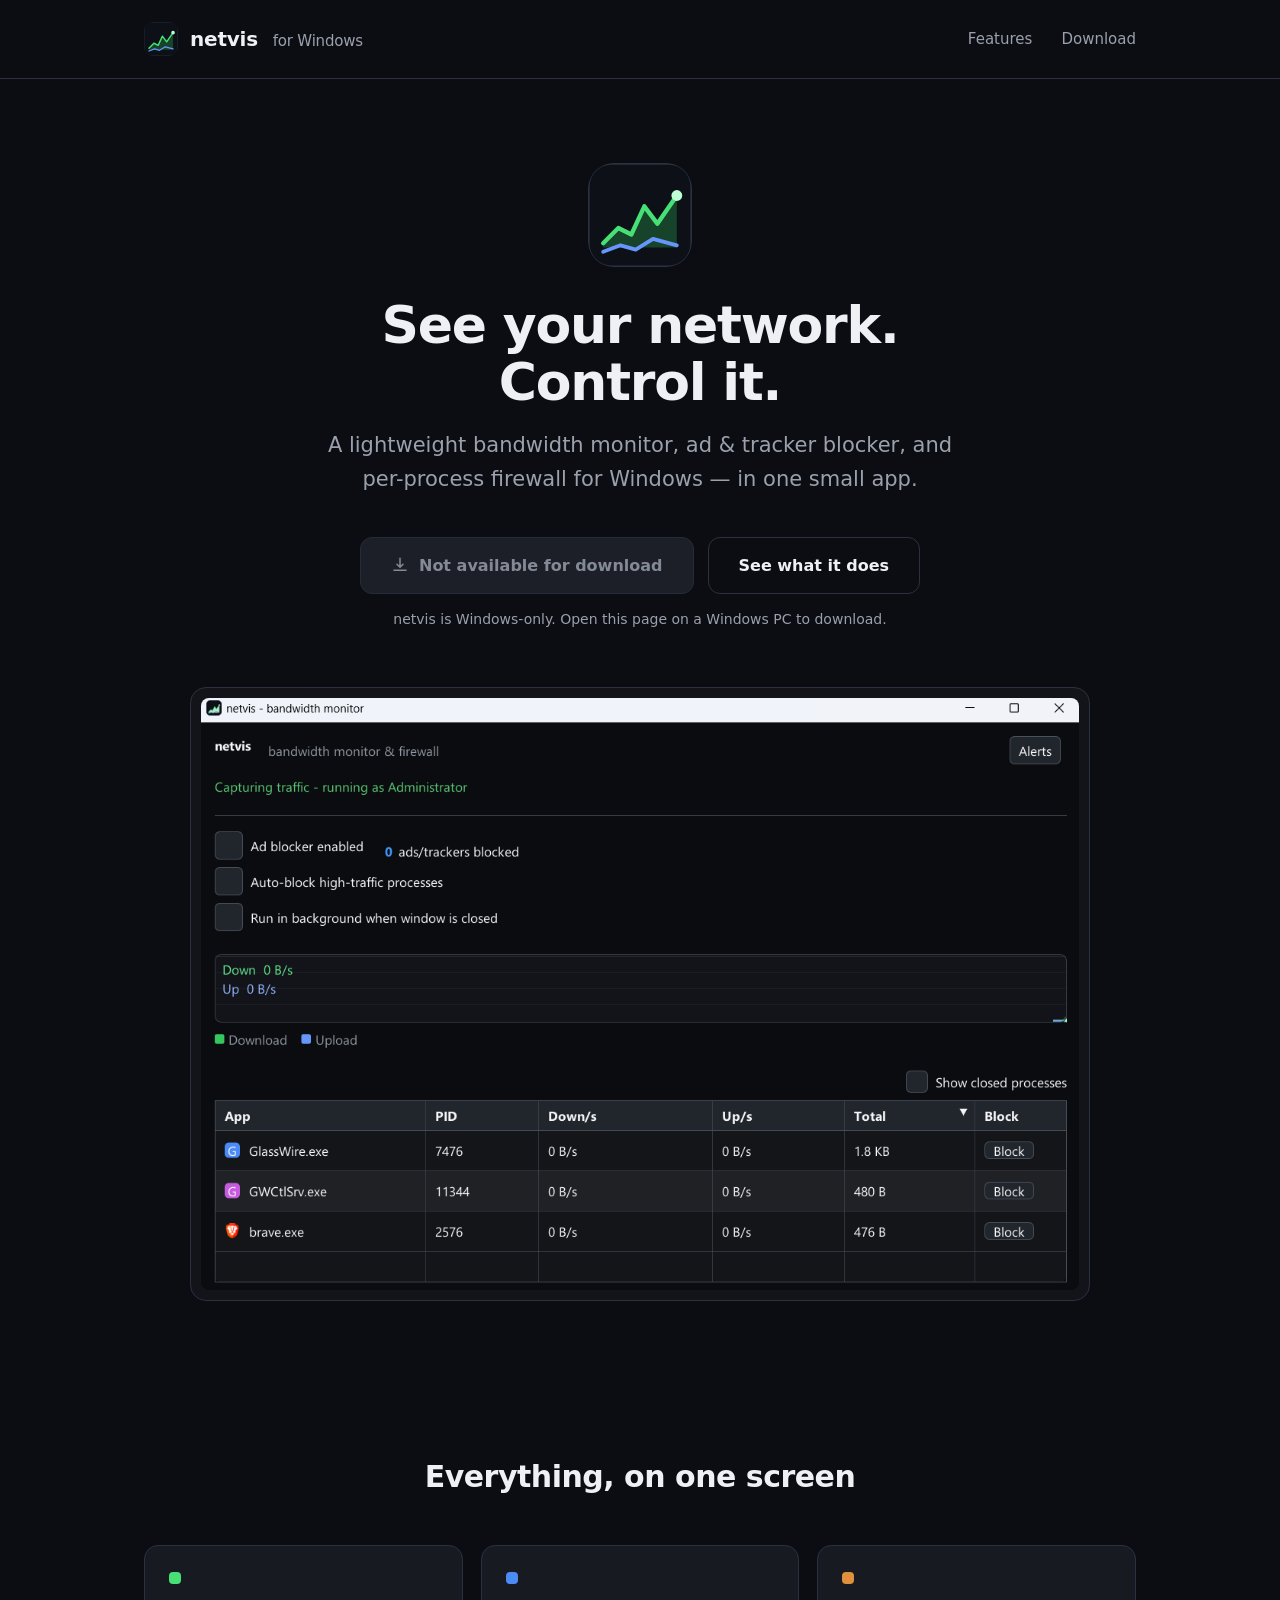
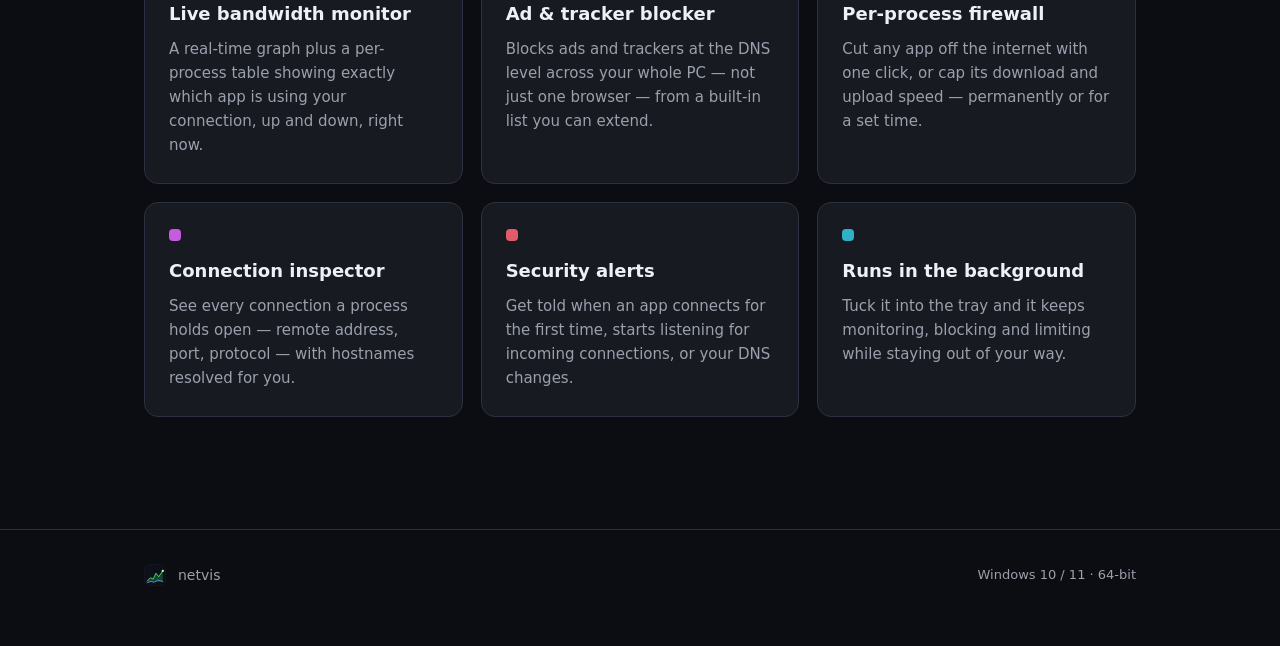
<file: website/index.html>
<!DOCTYPE html>
<html lang="en">
<head>
<meta charset="UTF-8">
<meta name="viewport" content="width=device-width, initial-scale=1.0">
<title>netvis — bandwidth monitor & firewall for Windows</title>
<meta name="description" content="netvis is a lightweight Windows bandwidth monitor, ad/tracker blocker, and per-process firewall.">
<link rel="stylesheet" href="style.css">
<link rel="icon" href="../netvis.ico">
</head>
<body>

<!-- The netvis logo, inline so the page has no image dependency -->
<svg width="0" height="0" style="position:absolute" aria-hidden="true">
  <symbol id="netvis-logo" viewBox="0 0 96 96">
    <rect x="0" y="0" width="96" height="96" rx="22" fill="#0d1017"/>
    <rect x="0.75" y="0.75" width="94.5" height="94.5" rx="21" fill="none" stroke="#2b3140" stroke-width="1.5"/>
    <path d="M14 74 L28 60 L40 66 L52 40 L64 56 L82 30 L82 78 L14 78 Z" fill="#35c75f" fill-opacity="0.28"/>
    <path d="M14 74 L28 60 L40 66 L52 40 L64 56 L82 30" fill="none" stroke="#46e076" stroke-width="4" stroke-linejoin="round" stroke-linecap="round"/>
    <path d="M14 82 L30 76 L44 80 L60 70 L82 76" fill="none" stroke="#6696fa" stroke-width="3.5" stroke-linejoin="round" stroke-linecap="round"/>
    <circle cx="82" cy="30" r="5" fill="#beffd6"/>
  </symbol>
</svg>

<header class="nav">
  <div class="wrap" style="display:flex;align-items:center;gap:12px;width:100%;padding:0 24px;">
    <svg class="logo" aria-hidden="true"><use href="#netvis-logo"/></svg>
    <div class="brand">netvis <span>for Windows</span></div>
    <div class="spacer"></div>
    <nav class="links">
      <a href="#features">Features</a>
      <a href="#download">Download</a>
    </nav>
  </div>
</header>

<main class="wrap">

  <section class="hero" id="download">
    <svg class="icon" aria-label="netvis logo"><use href="#netvis-logo"/></svg>
    <h1>See your network.<br>Control it.</h1>
    <p class="tag">A lightweight bandwidth monitor, ad &amp; tracker blocker, and per-process
       firewall for Windows — in one small app.</p>

    <div class="cta">
      <a id="downloadBtn" class="btn btn-primary" href="downloads/netvis.exe" download>
        <svg width="18" height="18" viewBox="0 0 24 24" fill="none" aria-hidden="true">
          <path d="M12 3v12m0 0l-4-4m4 4l4-4M4 19h16" stroke="currentColor" stroke-width="2" stroke-linecap="round" stroke-linejoin="round"/>
        </svg>
        <span id="downloadLabel">Download for Windows</span>
      </a>
      <a class="btn btn-ghost" href="#features">See what it does</a>
    </div>
    <div class="dl-note" id="dlNote">Free · Windows 10 &amp; 11 · requires Administrator</div>

    <div class="shot">
      <!-- Drop a real screenshot here as screenshot.png to replace the placeholder -->
      <div class="placeholder" id="shot"><img src="./screenshot.png"/></div>
    </div>
  </section>

  <section class="features" id="features">
    <h2>Everything, on one screen</h2>
    <div class="grid">
      <div class="card">
        <div class="dot" style="background:#46e076"></div>
        <h3>Live bandwidth monitor</h3>
        <p>A real-time graph plus a per-process table showing exactly which app is using
           your connection, up and down, right now.</p>
      </div>
      <div class="card">
        <div class="dot" style="background:#4c8bf5"></div>
        <h3>Ad &amp; tracker blocker</h3>
        <p>Blocks ads and trackers at the DNS level across your whole PC — not just one
           browser — from a built-in list you can extend.</p>
      </div>
      <div class="card">
        <div class="dot" style="background:#e08f3a"></div>
        <h3>Per-process firewall</h3>
        <p>Cut any app off the internet with one click, or cap its download and upload
           speed — permanently or for a set time.</p>
      </div>
      <div class="card">
        <div class="dot" style="background:#c75be0"></div>
        <h3>Connection inspector</h3>
        <p>See every connection a process holds open — remote address, port, protocol —
           with hostnames resolved for you.</p>
      </div>
      <div class="card">
        <div class="dot" style="background:#e05b6b"></div>
        <h3>Security alerts</h3>
        <p>Get told when an app connects for the first time, starts listening for
           incoming connections, or your DNS changes.</p>
      </div>
      <div class="card">
        <div class="dot" style="background:#2fb2c7"></div>
        <h3>Runs in the background</h3>
        <p>Tuck it into the tray and it keeps monitoring, blocking and limiting while
           staying out of your way.</p>
      </div>
    </div>
  </section>

</main>

<footer class="foot">
  <div class="wrap" style="display:flex;align-items:center;gap:12px;width:100%;padding:0 24px;flex-wrap:wrap;">
    <svg class="logo" style="width:22px;height:22px;border-radius:6px" aria-hidden="true"><use href="#netvis-logo"/></svg>
    <span>netvis</span>
    <span class="spacer"></span>
    <span class="req">Windows 10 / 11 · 64-bit</span>
  </div>
</footer>

<script>
  // Only offer the download to Windows visitors; on anything else the
  // button is disabled and the label/note explain why.
  (function () {
    var ua = navigator.userAgent || "";
    var uaData = navigator.userAgentData;
    var isWindows = uaData
      ? uaData.platform === "Windows"
      : /Windows|Win32|Win64|WOW64/i.test(ua);

    if (!isWindows) {
      var btn = document.getElementById("downloadBtn");
      btn.classList.add("disabled");
      btn.removeAttribute("href");
      btn.removeAttribute("download");
      btn.setAttribute("aria-disabled", "true");
      btn.addEventListener("click", function (e) { e.preventDefault(); });
      document.getElementById("downloadLabel").textContent = "Not available for download";
      document.getElementById("dlNote").textContent = "netvis is Windows-only. Open this page on a Windows PC to download.";
    }
  })();
</script>

</body>
</html>
</file>
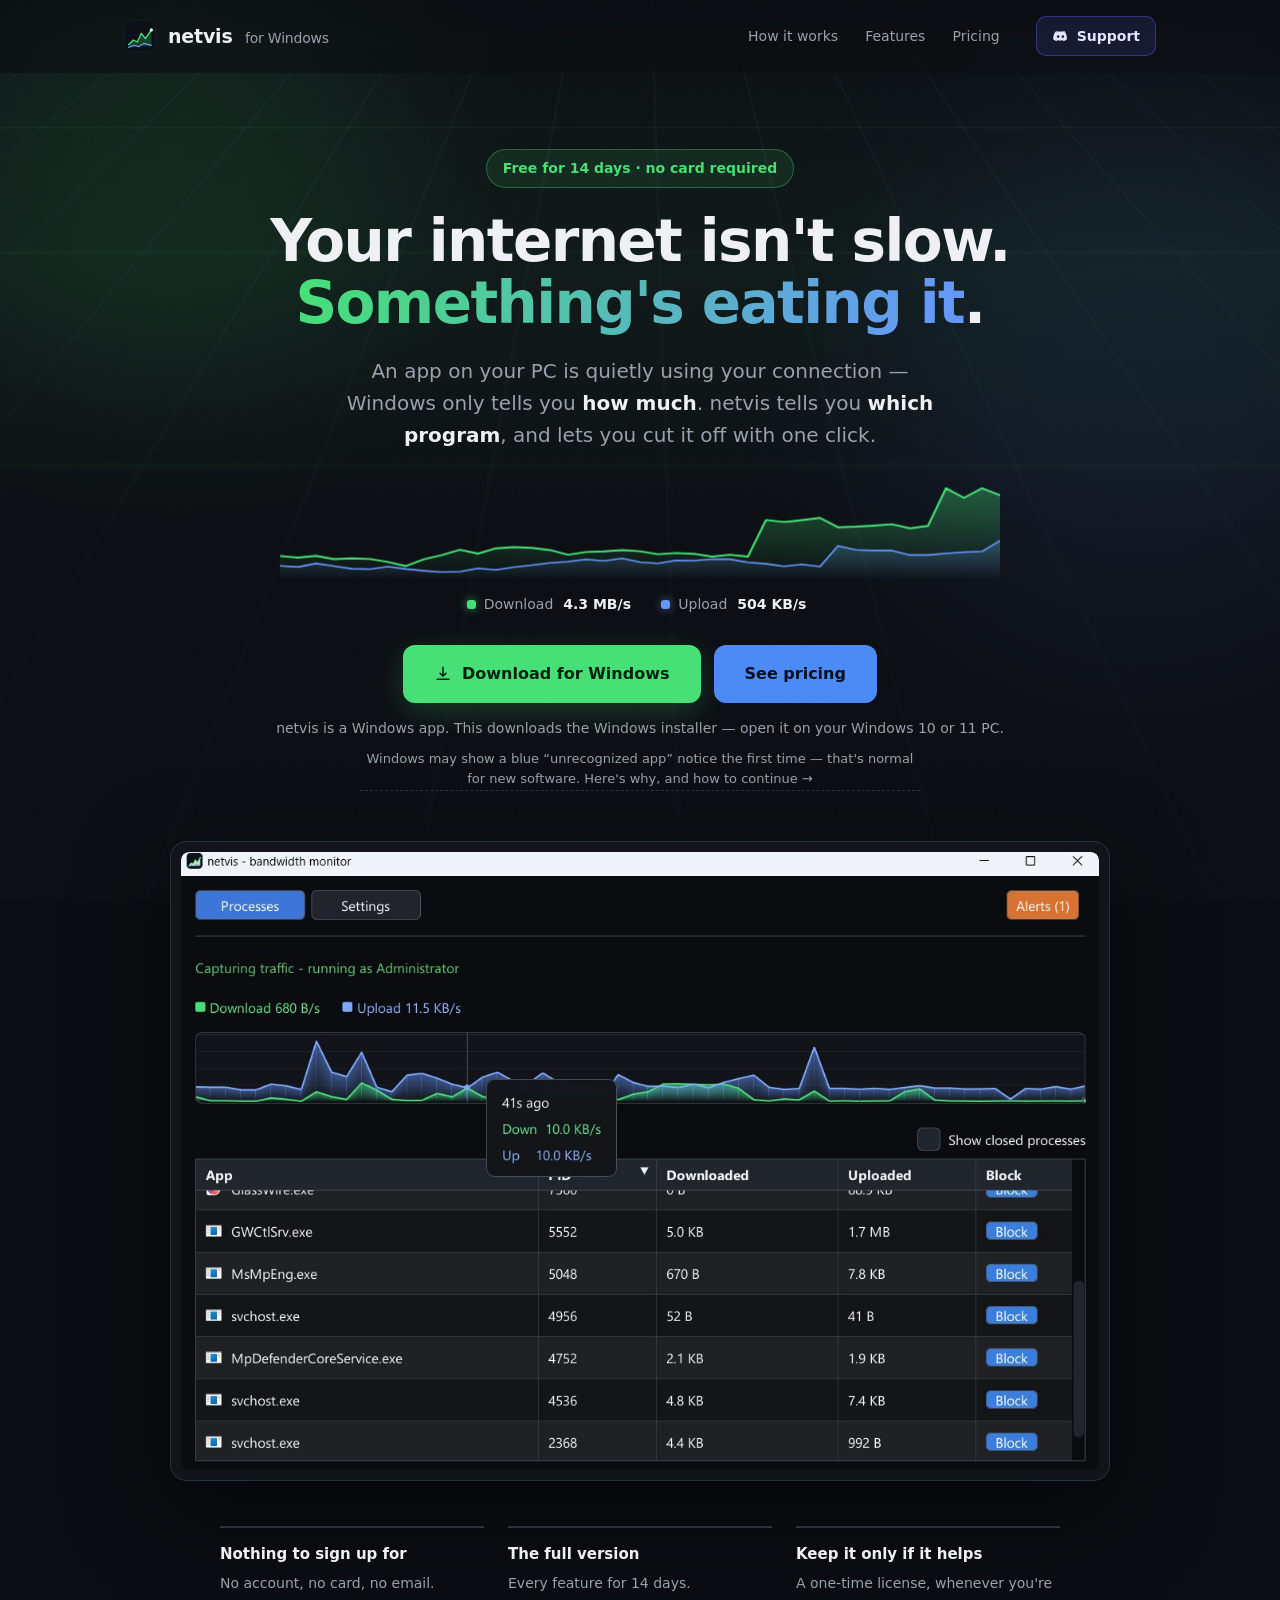
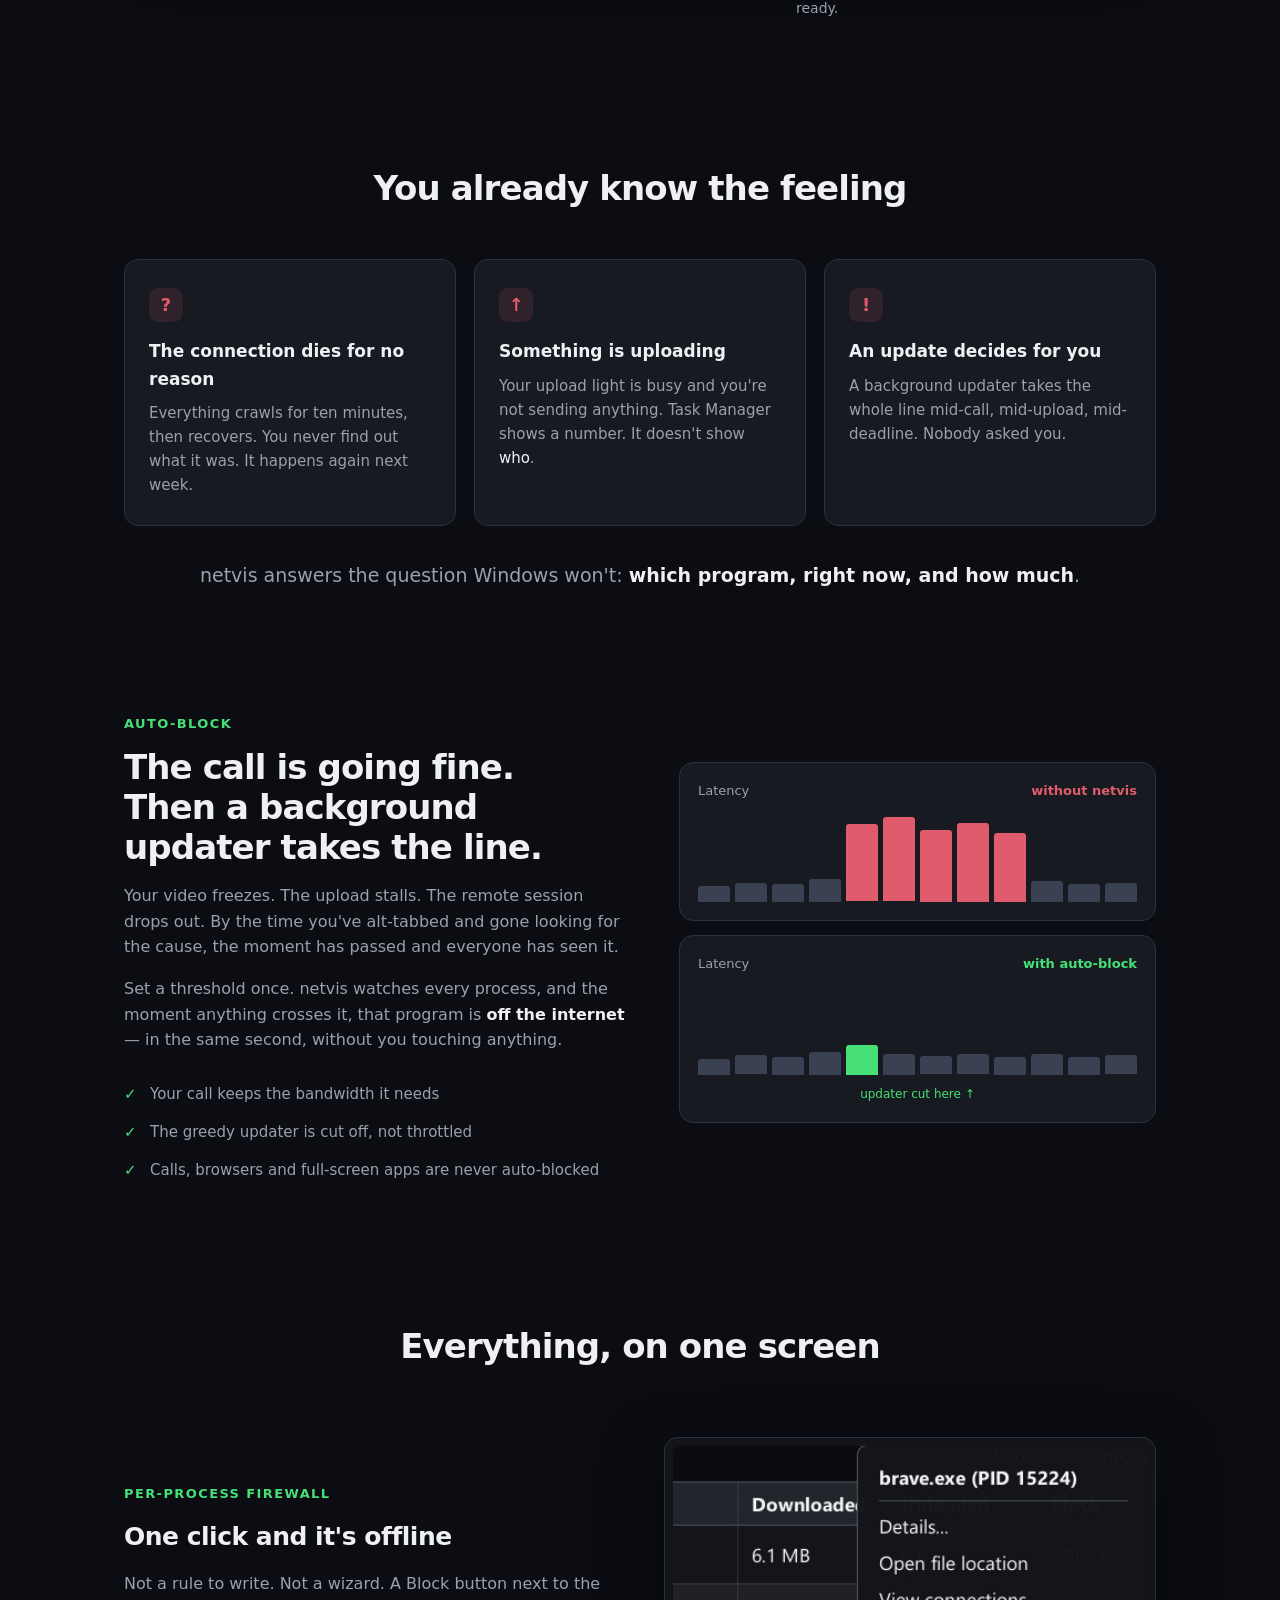
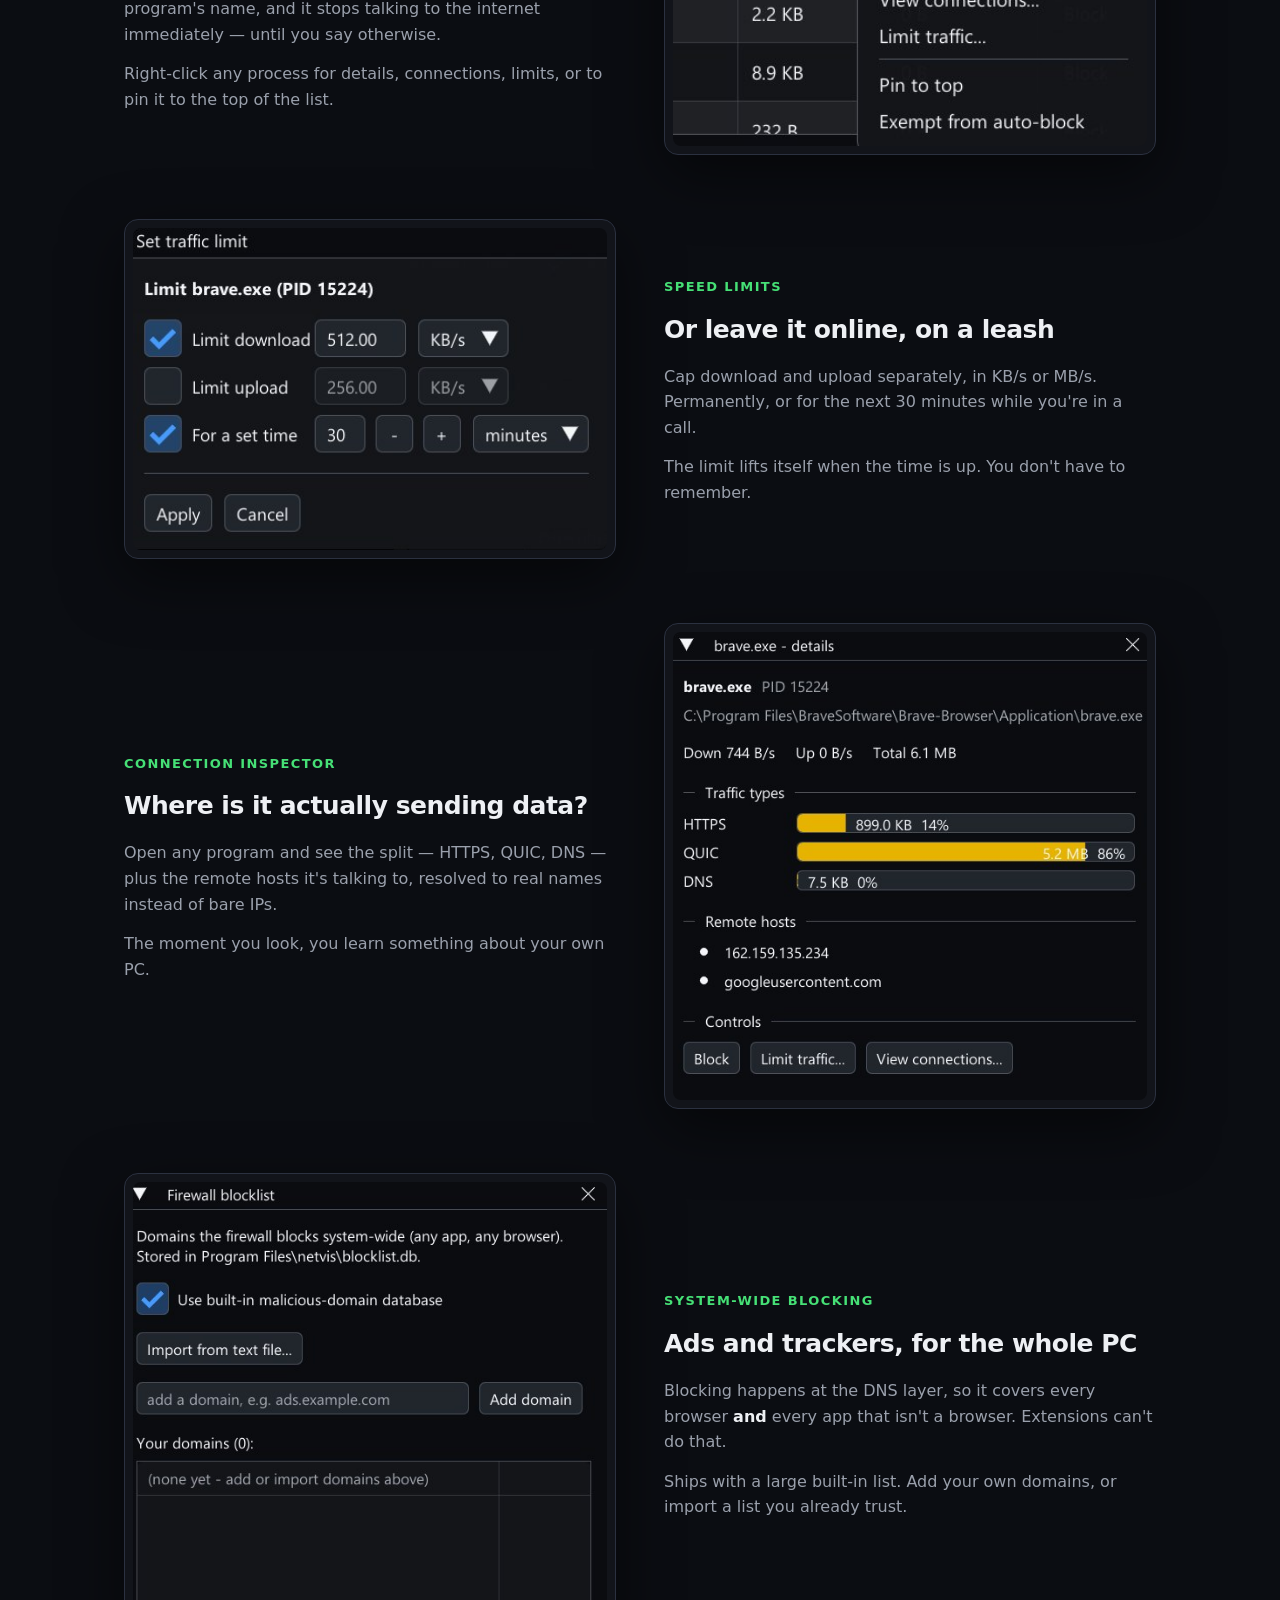
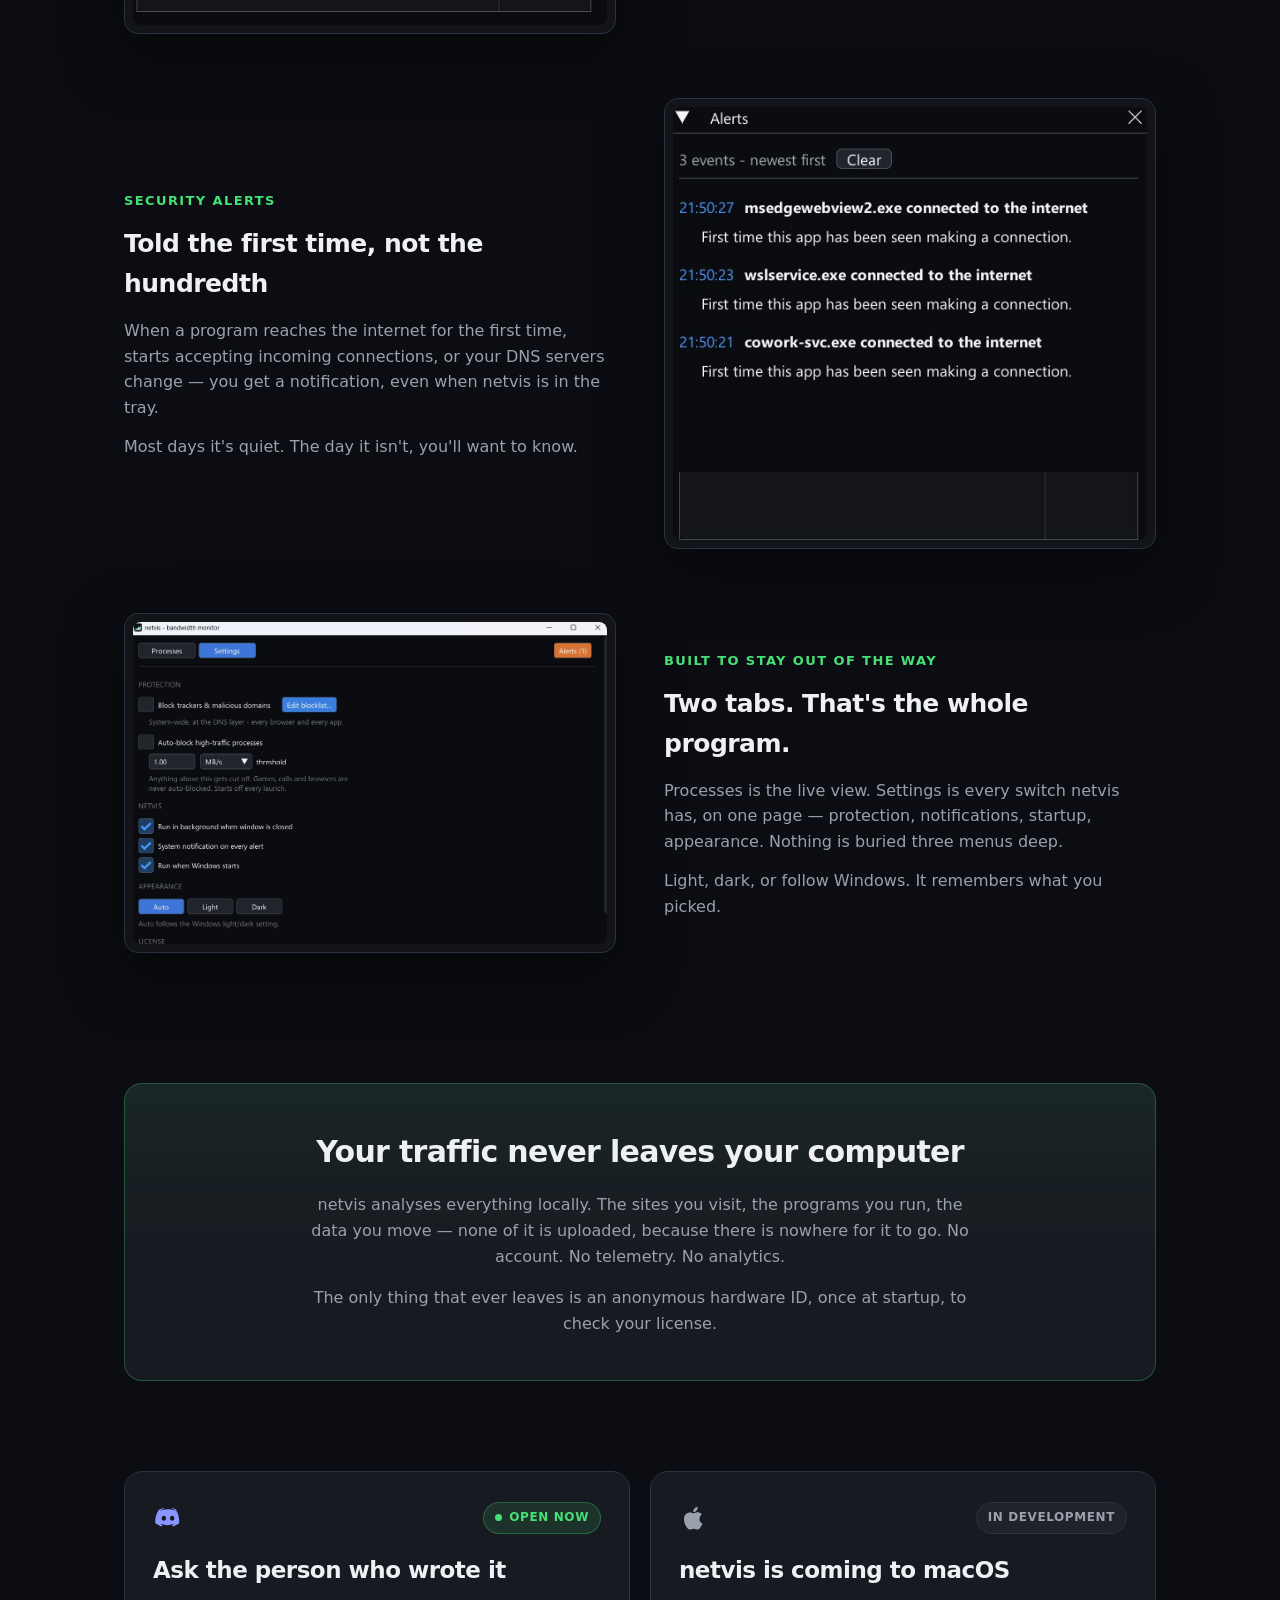
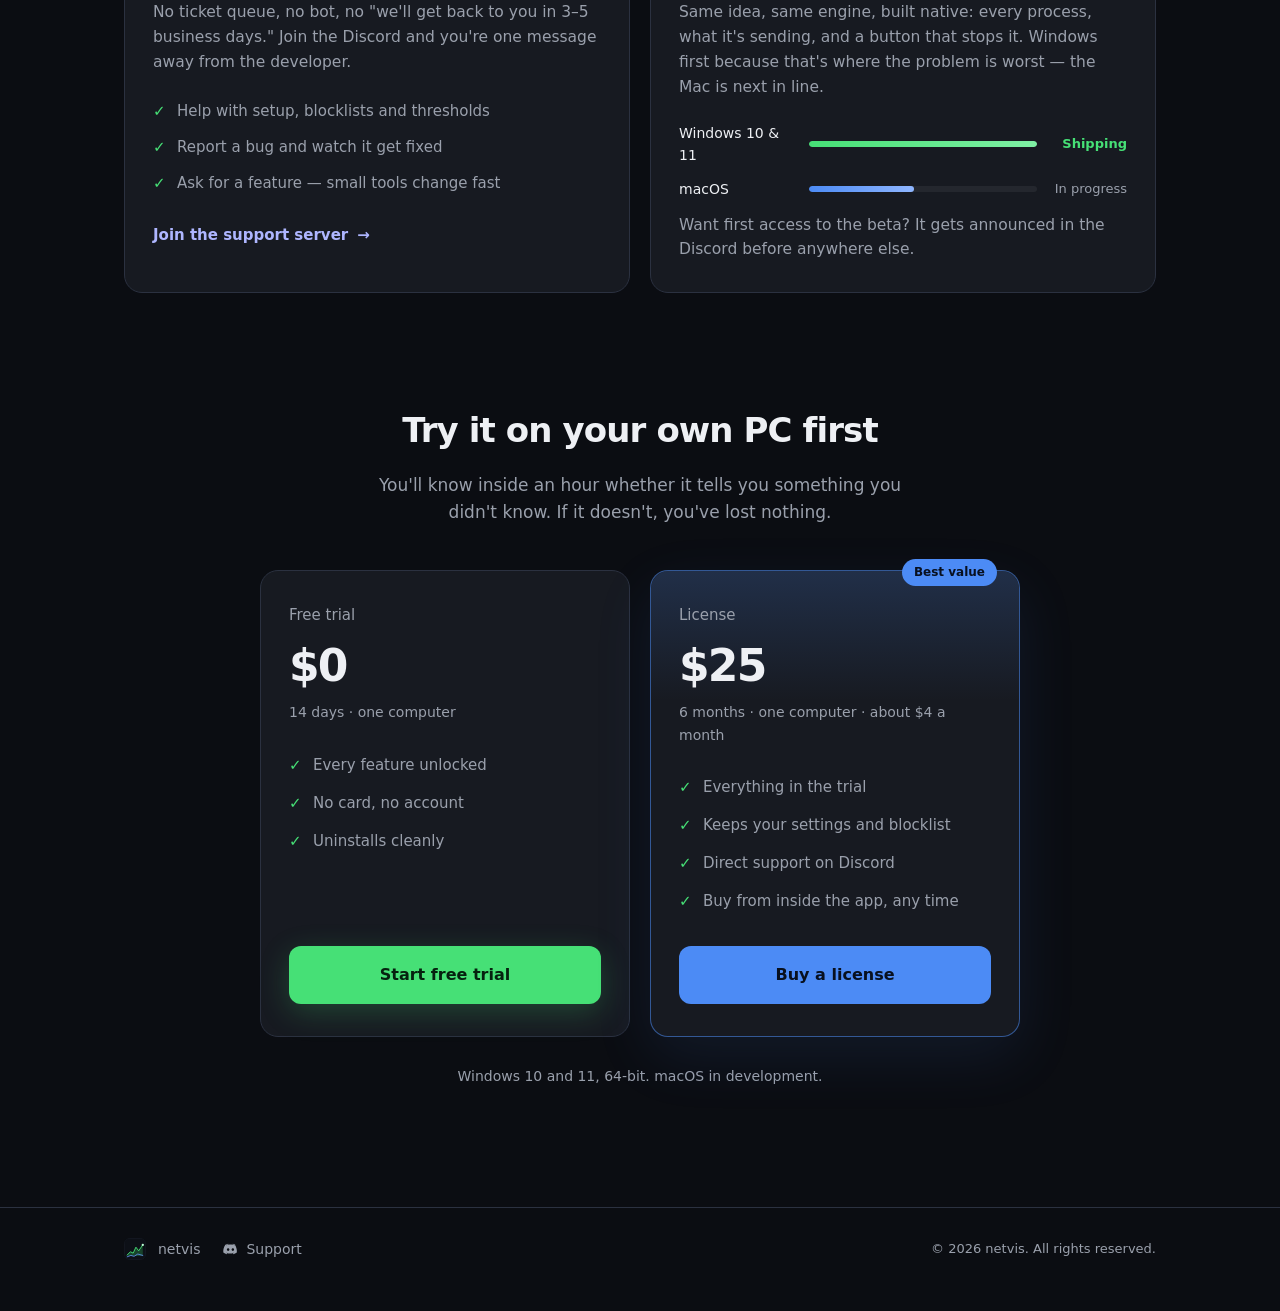
<file: licensing/website/index.html>
<!DOCTYPE html>
<html lang="en">
<head>
<meta charset="UTF-8">
<meta name="viewport" content="width=device-width, initial-scale=1.0">
<title>netvis — why is your internet slow? See what's eating your bandwidth</title>
<meta name="description" content="Your internet isn't slow — an app on your PC is eating your bandwidth. netvis shows you which one and cuts it off in one click. Free for 14 days, no card, no account.">
<link rel="stylesheet" href="style.css">
<link rel="icon" href="netvis.ico">
</head>
<body>

<svg class="defs" aria-hidden="true">
  <symbol id="netvis-logo" viewBox="0 0 96 96">
    <rect x="0" y="0" width="96" height="96" rx="22" fill="#0d1017"/>
    <rect x="0.75" y="0.75" width="94.5" height="94.5" rx="21" fill="none" stroke="#2b3140" stroke-width="1.5"/>
    <path d="M14 74 L28 60 L40 66 L52 40 L64 56 L82 30 L82 78 L14 78 Z" fill="#35c75f" fill-opacity="0.28"/>
    <path d="M14 74 L28 60 L40 66 L52 40 L64 56 L82 30" fill="none" stroke="#46e076" stroke-width="4" stroke-linejoin="round" stroke-linecap="round"/>
    <path d="M14 82 L30 76 L44 80 L60 70 L82 76" fill="none" stroke="#6696fa" stroke-width="3.5" stroke-linejoin="round" stroke-linecap="round"/>
    <circle cx="82" cy="30" r="5" fill="#beffd6"/>
  </symbol>
  <symbol id="ico-discord" viewBox="0 0 24 24">
    <path fill="currentColor" d="M19.27 5.33A16.3 16.3 0 0 0 15.23 4l-.24.47a12.6 12.6 0 0 1 3.6 1.78A13.6 13.6 0 0 0 12 5.06a13.6 13.6 0 0 0-6.6 1.19 12.6 12.6 0 0 1 3.6-1.78L8.77 4a16.3 16.3 0 0 0-4.04 1.33C2.2 9.06 1.52 12.7 1.86 16.28A16.4 16.4 0 0 0 6.85 18.8l.8-1.1a10.6 10.6 0 0 1-1.7-.82l.42-.32a11.7 11.7 0 0 0 10.06 0l.42.32a10.6 10.6 0 0 1-1.7.82l.8 1.1a16.4 16.4 0 0 0 4.99-2.52c.4-4.15-.68-7.75-2.67-10.95ZM8.68 14.15c-.97 0-1.77-.89-1.77-1.98s.78-1.99 1.77-1.99c1 0 1.79.9 1.77 1.99 0 1.09-.78 1.98-1.77 1.98Zm6.64 0c-.97 0-1.77-.89-1.77-1.98s.78-1.99 1.77-1.99c1 0 1.79.9 1.77 1.99 0 1.09-.77 1.98-1.77 1.98Z"/>
  </symbol>
  <symbol id="ico-apple" viewBox="0 0 24 24">
    <path fill="currentColor" d="M16.36 12.72c-.02-2.3 1.88-3.4 1.96-3.46-1.07-1.56-2.73-1.78-3.32-1.8-1.41-.15-2.76.83-3.48.83-.72 0-1.83-.81-3-.79-1.54.02-2.97.9-3.76 2.28-1.6 2.78-.41 6.9 1.15 9.16.76 1.1 1.67 2.35 2.86 2.3 1.15-.04 1.58-.74 2.97-.74 1.39 0 1.78.74 3 .72 1.24-.02 2.02-1.13 2.78-2.24.87-1.28 1.23-2.52 1.25-2.58-.03-.01-2.4-.92-2.41-3.68ZM14.1 5.96c.63-.77 1.06-1.83.94-2.9-.91.04-2.02.61-2.67 1.37-.58.68-1.09 1.77-.95 2.81 1.02.08 2.05-.51 2.68-1.28Z"/>
  </symbol>
</svg>

<!-- A cursor layer: an aura that tracks the pointer, a ring that lags behind
     it, and small packets that trail off as you move. Built and driven from
     script - with no pointer, or with reduced motion asked for, none of it is
     ever inserted. -->
<div class="cursorfx" id="cursorfx" aria-hidden="true"></div>

<!-- Reading progress. A single transform-only element, so it costs nothing
     to animate and gives the page a sense of length. -->
<div class="progress" aria-hidden="true"><i id="progressBar"></i></div>

<!-- Animated grid + scanning beam behind the hero. Pure CSS/SVG so there's
     no library to load and nothing to block first paint. -->
<div class="backdrop" aria-hidden="true">
  <div class="grid-plane"></div>
  <div class="beam"></div>
  <div class="orb orb-a"></div>
  <div class="orb orb-b"></div>
  <div class="noise"></div>
</div>

<header class="nav" id="nav">
  <div class="wrap navrow">
    <svg class="logo" aria-hidden="true"><use href="#netvis-logo"/></svg>
    <div class="brand">netvis <span>for Windows</span></div>
    <div class="spacer"></div>
    <nav class="links">
      <a href="#how">How it works</a>
      <a href="#features">Features</a>
      <a href="#pricing">Pricing</a>
    </nav>
    <a class="nav-support" href="https://discord.gg/3KJju2mC7E" target="_blank" rel="noopener noreferrer">
      <svg class="ico" aria-hidden="true"><use href="#ico-discord"/></svg>
      <span>Support</span>
    </a>
  </div>
</header>

<main>

  <section class="hero wrap" id="download">
    <div class="badge reveal">Free for 14 days · no card required</div>
    <h1 class="reveal d1">Your internet isn't slow.<br><span class="grad">Something's eating it</span>.</h1>
    <p class="tag reveal d2">An app on your PC is quietly using your connection — Windows only tells
       you <em>how much</em>. netvis tells you <em>which program</em>, and lets you
       cut it off with one click.</p>

    <!-- A live trace rather than a static picture of one: the graph keeps
         moving the way the app's does, so the core idea is visible before
         anyone reads a word. Driven from app.js. -->
    <div class="tracewrap reveal d3" aria-hidden="true">
      <svg class="trace" id="trace" viewBox="0 0 820 120" preserveAspectRatio="none">
        <defs>
          <linearGradient id="dfill" x1="0" y1="0" x2="0" y2="1">
            <stop offset="0%" stop-color="#46e076" stop-opacity="0.34"/>
            <stop offset="100%" stop-color="#46e076" stop-opacity="0"/>
          </linearGradient>
          <linearGradient id="ufill" x1="0" y1="0" x2="0" y2="1">
            <stop offset="0%" stop-color="#6696fa" stop-opacity="0.30"/>
            <stop offset="100%" stop-color="#6696fa" stop-opacity="0"/>
          </linearGradient>
        </defs>
        <g id="traceShift">
          <path id="uArea" fill="url(#ufill)"></path>
          <path id="dArea" fill="url(#dfill)"></path>
          <path id="uLine" fill="none" stroke="#6696fa" stroke-width="2" stroke-linejoin="round"></path>
          <path id="dLine" fill="none" stroke="#46e076" stroke-width="2.4" stroke-linejoin="round"></path>
        </g>
      </svg>
      <div class="readout">
        <span class="dot dot-down"></span><span class="rd-label">Download</span>
        <b id="rdDown">0 B/s</b>
        <span class="dot dot-up"></span><span class="rd-label">Upload</span>
        <b id="rdUp">0 B/s</b>
      </div>
    </div>

    <div class="cta reveal d4">
      <a id="downloadBtn" class="btn btn-buy shine" href="downloads/netvis-setup.exe" download>
        <svg width="18" height="18" viewBox="0 0 24 24" fill="none" aria-hidden="true">
          <path d="M12 3v12m0 0l-4-4m4 4l4-4M4 19h16" stroke="currentColor" stroke-width="2" stroke-linecap="round" stroke-linejoin="round"/>
        </svg>
        <span id="downloadLabel">Start free trial</span>
      </a>
      <a class="btn btn-primary" href="#pricing">See pricing</a>
    </div>
    <div class="dl-note" id="dlNote">Windows 10 &amp; 11 · 64-bit · installs in under a minute</div>
    <a class="dl-safenote" href="smartscreen.html">Windows may show a blue “unrecognized app” notice the first time — that's normal for new software. Here's why, and how to continue →</a>

    <div class="shot hero-shot reveal d5" id="heroShot">
      <div class="shot-inner"><img src="shots/main.jpg" alt="netvis showing live bandwidth per process, with a Block button on every row" loading="eager"></div>
    </div>

    <div class="trial-strip">
      <div class="reveal"><strong>Nothing to sign up for</strong><span>No account, no card, no email.</span></div>
      <div class="reveal d1"><strong>The full version</strong><span>Every feature for 14 days.</span></div>
      <div class="reveal d2"><strong>Keep it only if it helps</strong><span>A one-time license, whenever you're ready.</span></div>
    </div>
  </section>

  <!-- Problem first, product second. Someone who doesn't recognise the
       problem has no reason to care about the solution. -->
  <section class="pain wrap" id="how">
    <h2 class="reveal">You already know the feeling</h2>
    <div class="pain-grid spot">
      <div class="pain-card reveal">
        <div class="pain-icon">?</div>
        <h3>The connection dies for no reason</h3>
        <p>Everything crawls for ten minutes, then recovers. You never find out
           what it was. It happens again next week.</p>
      </div>
      <div class="pain-card reveal d1">
        <div class="pain-icon">↑</div>
        <h3>Something is uploading</h3>
        <p>Your upload light is busy and you're not sending anything. Task Manager
           shows a number. It doesn't show <em>who</em>.</p>
      </div>
      <div class="pain-card reveal d2">
        <div class="pain-icon">!</div>
        <h3>An update decides for you</h3>
        <p>A background updater takes the whole line mid-call, mid-upload,
           mid-deadline. Nobody asked you.</p>
      </div>
    </div>
    <p class="pain-note reveal">netvis answers the question Windows won't:
       <strong>which program, right now, and how much</strong>.</p>
  </section>

  <!-- The concrete scenario. Abstract features don't sell; a call that broke
       up in front of a client does. -->
  <section class="latency" id="latency">
    <div class="wrap latency-inner">
      <div class="latency-copy reveal reveal-l">
        <div class="eyebrow">Auto-block</div>
        <h2>The call is going fine.<br>Then a background updater takes the line.</h2>
        <p>Your video freezes. The upload stalls. The remote session drops out.
           By the time you've alt-tabbed and gone looking for the cause, the
           moment has passed and everyone has seen it.</p>
        <p>Set a threshold once. netvis watches every process, and the moment
           anything crosses it, that program is <strong>off the internet</strong> —
           in the same second, without you touching anything.</p>
        <ul class="ticks">
          <li>Your call keeps the bandwidth it needs</li>
          <li>The greedy updater is cut off, not throttled</li>
          <li>Calls, browsers and full-screen apps are never auto-blocked</li>
        </ul>
      </div>
      <div class="latency-viz reveal reveal-r d1" aria-hidden="true">
        <div class="ping-card">
          <div class="ping-head"><span>Latency</span><span class="ping-bad">without netvis</span></div>
          <div class="bars bars-bad">
            <i class="h18"></i><i class="h22"></i><i class="h20"></i><i class="h26"></i>
            <i class="h88"></i><i class="h96"></i><i class="h82"></i><i class="h90"></i>
            <i class="h78"></i><i class="h24"></i><i class="h20"></i><i class="h22"></i>
          </div>
        </div>
        <div class="ping-card">
          <div class="ping-head"><span>Latency</span><span class="ping-good">with auto-block</span></div>
          <div class="bars bars-good">
            <i class="h18"></i><i class="h22"></i><i class="h20"></i><i class="h26"></i>
            <i class="h34"></i><i class="h24"></i><i class="h21"></i><i class="h23"></i>
            <i class="h20"></i><i class="h24"></i><i class="h20"></i><i class="h22"></i>
          </div>
          <div class="cut-label">updater cut here ↑</div>
        </div>
      </div>
    </div>
  </section>

  <!-- Each feature shown, not described. The screenshots do the arguing. -->
  <section class="features wrap" id="features">
    <h2 class="reveal">Everything, on one screen</h2>

    <div class="feature-row">
      <div class="feature-copy reveal reveal-l">
        <div class="eyebrow">Per-process firewall</div>
        <h3>One click and it's offline</h3>
        <p>Not a rule to write. Not a wizard. A Block button next to the program's
           name, and it stops talking to the internet immediately — until you say
           otherwise.</p>
        <p class="muted">Right-click any process for details, connections, limits,
           or to pin it to the top of the list.</p>
      </div>
      <div class="feature-shot reveal reveal-r"><img src="shots/context.jpg" alt="Right-click menu on a process" loading="lazy"></div>
    </div>

    <div class="feature-row reverse">
      <div class="feature-copy reveal reveal-r">
        <div class="eyebrow">Speed limits</div>
        <h3>Or leave it online, on a leash</h3>
        <p>Cap download and upload separately, in KB/s or MB/s. Permanently, or
           for the next 30 minutes while you're in a call.</p>
        <p class="muted">The limit lifts itself when the time is up. You don't have
           to remember.</p>
      </div>
      <div class="feature-shot reveal reveal-l"><img src="shots/limit.jpg" alt="Setting a traffic limit" loading="lazy"></div>
    </div>

    <div class="feature-row">
      <div class="feature-copy reveal reveal-l">
        <div class="eyebrow">Connection inspector</div>
        <h3>Where is it actually sending data?</h3>
        <p>Open any program and see the split — HTTPS, QUIC, DNS — plus the remote
           hosts it's talking to, resolved to real names instead of bare IPs.</p>
        <p class="muted">The moment you look, you learn something about your own PC.</p>
      </div>
      <div class="feature-shot reveal reveal-r"><img src="shots/details.jpg" alt="Per-process detail panel" loading="lazy"></div>
    </div>

    <div class="feature-row reverse">
      <div class="feature-copy reveal reveal-r">
        <div class="eyebrow">System-wide blocking</div>
        <h3>Ads and trackers, for the whole PC</h3>
        <p>Blocking happens at the DNS layer, so it covers every browser <em>and</em>
           every app that isn't a browser. Extensions can't do that.</p>
        <p class="muted">Ships with a large built-in list. Add your own domains, or
           import a list you already trust.</p>
      </div>
      <div class="feature-shot reveal reveal-l"><img src="shots/blocklist.jpg" alt="Firewall blocklist editor" loading="lazy"></div>
    </div>

    <div class="feature-row">
      <div class="feature-copy reveal reveal-l">
        <div class="eyebrow">Security alerts</div>
        <h3>Told the first time, not the hundredth</h3>
        <p>When a program reaches the internet for the first time, starts accepting
           incoming connections, or your DNS servers change — you get a notification,
           even when netvis is in the tray.</p>
        <p class="muted">Most days it's quiet. The day it isn't, you'll want to know.</p>
      </div>
      <div class="feature-shot reveal reveal-r"><img src="shots/alerts.jpg" alt="Security alerts feed" loading="lazy"></div>
    </div>

    <div class="feature-row reverse">
      <div class="feature-copy reveal reveal-r">
        <div class="eyebrow">Built to stay out of the way</div>
        <h3>Two tabs. That's the whole program.</h3>
        <p>Processes is the live view. Settings is every switch netvis has, on one
           page — protection, notifications, startup, appearance. Nothing is buried
           three menus deep.</p>
        <p class="muted">Light, dark, or follow Windows. It remembers what you picked.</p>
      </div>
      <div class="feature-shot reveal reveal-l"><img src="shots/settings.jpg" alt="The netvis settings tab" loading="lazy"></div>
    </div>
  </section>

  <!-- Objection handling, right before the price. -->
  <section class="privacy wrap">
    <div class="privacy-card reveal">
      <h2>Your traffic never leaves your computer</h2>
      <p>netvis analyses everything locally. The sites you visit, the programs you
         run, the data you move — none of it is uploaded, because there is nowhere
         for it to go. No account. No telemetry. No analytics.</p>
      <p class="muted">The only thing that ever leaves is an anonymous hardware ID,
         once at startup, to check your license.</p>
    </div>
  </section>

  <!-- Two reasons to believe there's a person behind this, placed right
       before the price: you can reach them, and the thing is still moving. -->
  <section class="community wrap" id="community">
    <div class="comm-grid">
      <a class="comm-card comm-discord reveal reveal-l" href="https://discord.gg/3KJju2mC7E" target="_blank" rel="noopener noreferrer">
        <div class="comm-top">
          <svg class="comm-ico" aria-hidden="true"><use href="#ico-discord"/></svg>
          <span class="comm-tag live"><i class="pulse"></i>Open now</span>
        </div>
        <h3>Ask the person who wrote it</h3>
        <p>No ticket queue, no bot, no "we'll get back to you in 3–5 business days."
           Join the Discord and you're one message away from the developer.</p>
        <ul class="comm-list">
          <li>Help with setup, blocklists and thresholds</li>
          <li>Report a bug and watch it get fixed</li>
          <li>Ask for a feature — small tools change fast</li>
        </ul>
        <span class="comm-cta">Join the support server<i class="arr">→</i></span>
      </a>

      <div class="comm-card comm-mac reveal reveal-r d1">
        <div class="comm-top">
          <svg class="comm-ico" aria-hidden="true"><use href="#ico-apple"/></svg>
          <span class="comm-tag soon">In development</span>
        </div>
        <h3>netvis is coming to macOS</h3>
        <p>Same idea, same engine, built native: every process, what it's sending,
           and a button that stops it. Windows first because that's where the
           problem is worst — the Mac is next in line.</p>
        <div class="os-bars">
          <div class="os-row">
            <span class="os-name">Windows 10 &amp; 11</span>
            <span class="os-meter"><i class="fill full"></i></span>
            <span class="os-state ok">Shipping</span>
          </div>
          <div class="os-row">
            <span class="os-name">macOS</span>
            <span class="os-meter"><i class="fill part"></i></span>
            <span class="os-state">In progress</span>
          </div>
        </div>
        <p class="comm-foot">Want first access to the beta? It gets announced in the
           Discord before anywhere else.</p>
      </div>
    </div>
  </section>

  <section class="pricing wrap" id="pricing">
    <h2 class="reveal">Try it on your own PC first</h2>
    <p class="pricing-lead reveal d1">You'll know inside an hour whether it tells you
       something you didn't know. If it doesn't, you've lost nothing.</p>
    <div class="plans spot">
      <div class="plan reveal">
        <div class="plan-name">Free trial</div>
        <div class="plan-price">$0</div>
        <div class="plan-term">14 days · one computer</div>
        <ul>
          <li>Every feature unlocked</li>
          <li>No card, no account</li>
          <li>Uninstalls cleanly</li>
        </ul>
        <a class="btn btn-buy plan-cta" href="downloads/netvis-setup.exe" download>Start free trial</a>
      </div>
      <div class="plan plan-featured reveal d1">
        <div class="plan-flag">Best value</div>
        <div class="plan-name">License</div>
        <div class="plan-price">$25</div>
        <div class="plan-term">6 months · one computer · about $4 a month</div>
        <ul>
          <li>Everything in the trial</li>
          <li>Keeps your settings and blocklist</li>
          <li>Direct support on Discord</li>
          <li>Buy from inside the app, any time</li>
        </ul>
        <a class="btn btn-primary plan-cta" href="/buy">Buy a license</a>
      </div>
    </div>
    <p class="pricing-note reveal">Windows 10 and 11, 64-bit. macOS in development.</p>
  </section>

</main>

<footer class="foot">
  <div class="wrap footrow">
    <svg class="logo small" aria-hidden="true"><use href="#netvis-logo"/></svg>
    <span>netvis</span>
    <a class="foot-link" href="https://discord.gg/3KJju2mC7E" target="_blank" rel="noopener noreferrer">
      <svg class="ico" aria-hidden="true"><use href="#ico-discord"/></svg>Support
    </a>
    <span class="spacer"></span>
    <span class="req">© 2026 netvis. All rights reserved.</span>
  </div>
</footer>

<script src="app.js"></script>

</body>
</html>
</file>
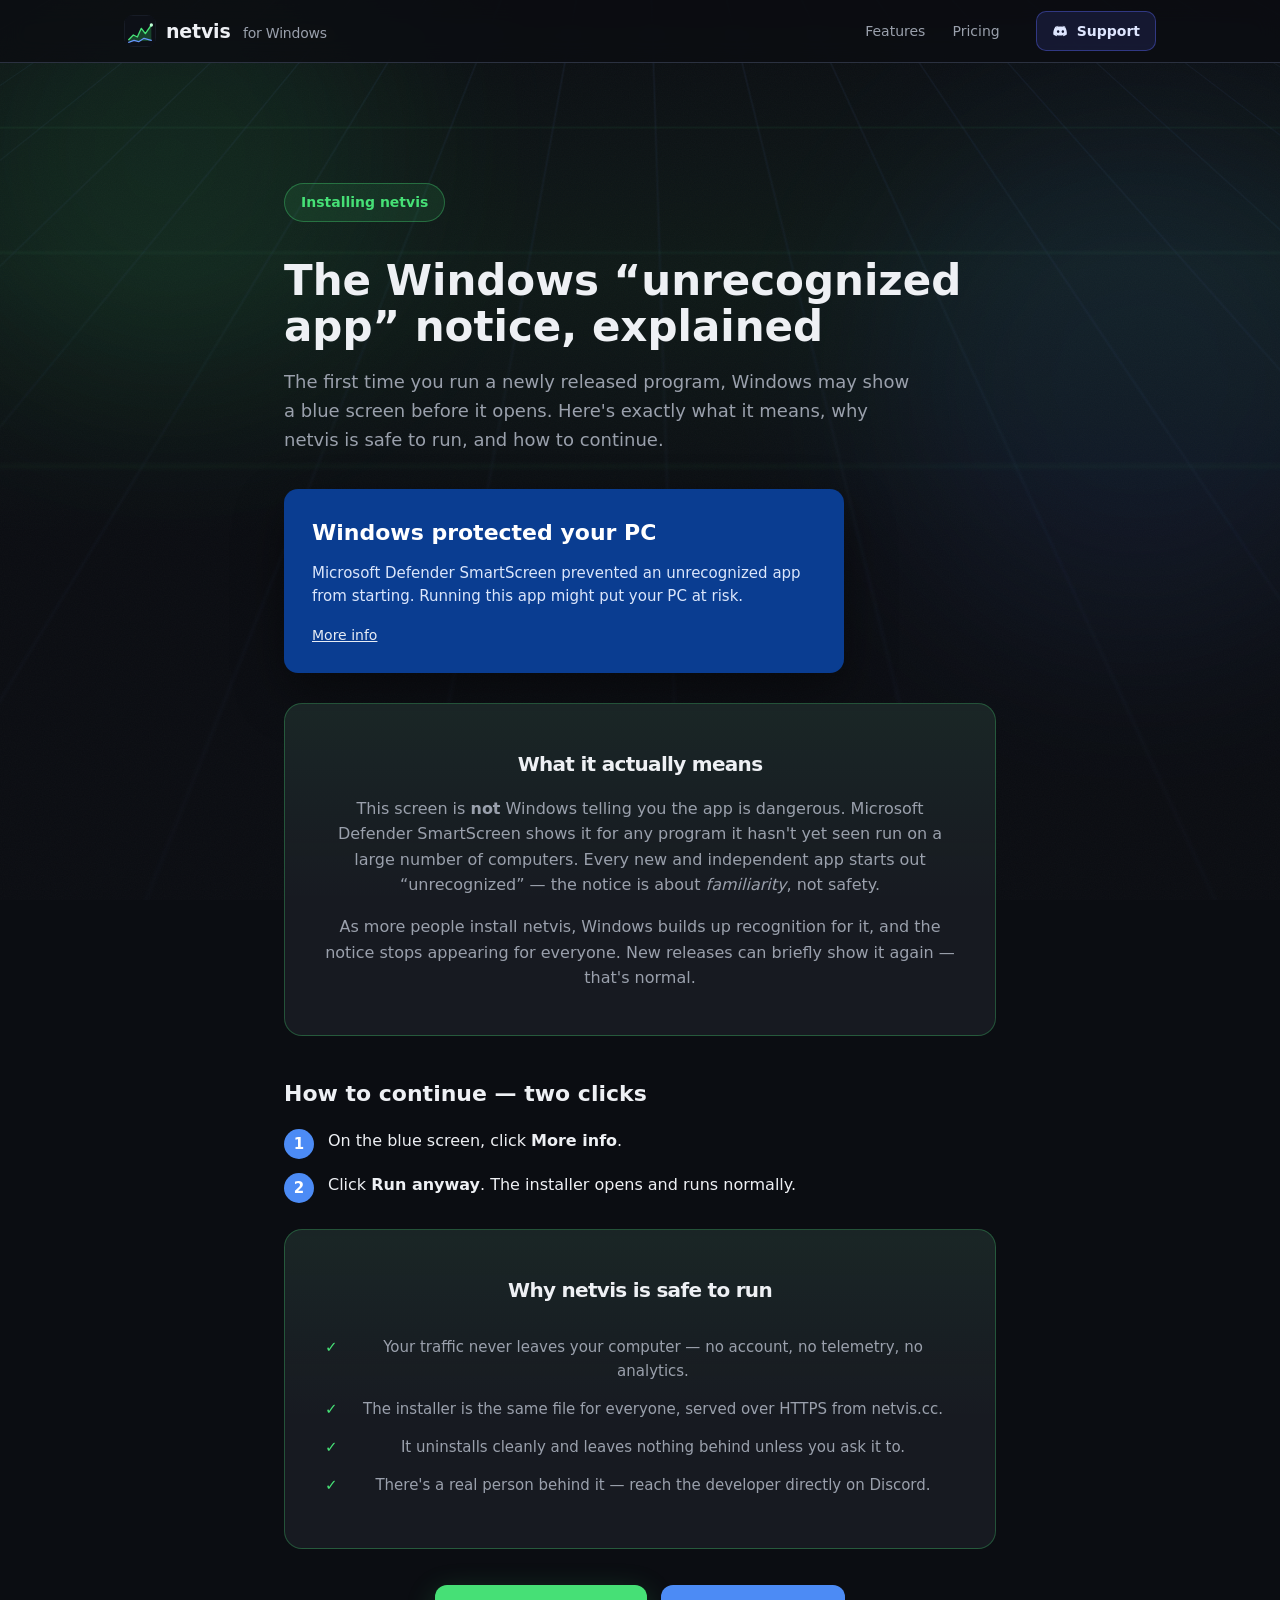
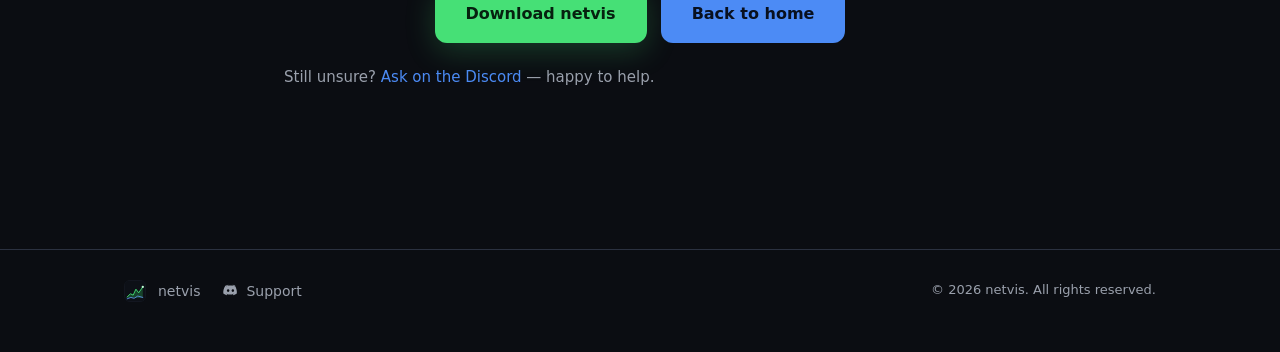
<file: licensing/website/smartscreen.html>
<!DOCTYPE html>
<html lang="en">
<head>
<meta charset="UTF-8">
<meta name="viewport" content="width=device-width, initial-scale=1.0">
<title>netvis — the Windows “unrecognized app” notice, explained</title>
<meta name="description" content="When you first run netvis, Windows may show a blue SmartScreen notice. Here's what it means, why it's safe, and how to continue in two clicks.">
<link rel="stylesheet" href="style.css">
<link rel="icon" href="netvis.ico">
</head>
<body>

<svg class="defs" aria-hidden="true">
  <symbol id="netvis-logo" viewBox="0 0 96 96">
    <rect x="0" y="0" width="96" height="96" rx="22" fill="#0d1017"/>
    <rect x="0.75" y="0.75" width="94.5" height="94.5" rx="21" fill="none" stroke="#2b3140" stroke-width="1.5"/>
    <path d="M14 74 L28 60 L40 66 L52 40 L64 56 L82 30 L82 78 L14 78 Z" fill="#35c75f" fill-opacity="0.28"/>
    <path d="M14 74 L28 60 L40 66 L52 40 L64 56 L82 30" fill="none" stroke="#46e076" stroke-width="4" stroke-linejoin="round" stroke-linecap="round"/>
    <path d="M14 82 L30 76 L44 80 L60 70 L82 76" fill="none" stroke="#6696fa" stroke-width="3.5" stroke-linejoin="round" stroke-linecap="round"/>
    <circle cx="82" cy="30" r="5" fill="#beffd6"/>
  </symbol>
  <symbol id="ico-discord" viewBox="0 0 24 24">
    <path fill="currentColor" d="M19.27 5.33A16.3 16.3 0 0 0 15.23 4l-.24.47a12.6 12.6 0 0 1 3.6 1.78A13.6 13.6 0 0 0 12 5.06a13.6 13.6 0 0 0-6.6 1.19 12.6 12.6 0 0 1 3.6-1.78L8.77 4a16.3 16.3 0 0 0-4.04 1.33C2.2 9.06 1.52 12.7 1.86 16.28A16.4 16.4 0 0 0 6.85 18.8l.8-1.1a10.6 10.6 0 0 1-1.7-.82l.42-.32a11.7 11.7 0 0 0 10.06 0l.42.32a10.6 10.6 0 0 1-1.7.82l.8 1.1a16.4 16.4 0 0 0 4.99-2.52c.4-4.15-.68-7.75-2.67-10.95ZM8.68 14.15c-.97 0-1.77-.89-1.77-1.98s.78-1.99 1.77-1.99c1 0 1.79.9 1.77 1.99 0 1.09-.78 1.98-1.77 1.98Zm6.64 0c-.97 0-1.77-.89-1.77-1.98s.78-1.99 1.77-1.99c1 0 1.79.9 1.77 1.99 0 1.09-.77 1.98-1.77 1.98Z"/>
  </symbol>
</svg>

<div class="backdrop" aria-hidden="true">
  <div class="grid-plane"></div>
  <div class="beam"></div>
  <div class="orb orb-a"></div>
  <div class="orb orb-b"></div>
  <div class="noise"></div>
</div>

<header class="nav solid" id="nav">
  <div class="wrap navrow">
    <a href="index.html" style="display:flex;align-items:center;gap:10px;text-decoration:none;color:inherit">
      <svg class="logo" aria-hidden="true"><use href="#netvis-logo"/></svg>
      <span class="brand">netvis <span>for Windows</span></span>
    </a>
    <div class="spacer"></div>
    <nav class="links">
      <a href="index.html#features">Features</a>
      <a href="index.html#pricing">Pricing</a>
    </nav>
    <a class="nav-support" href="https://discord.gg/3KJju2mC7E" target="_blank" rel="noopener noreferrer">
      <svg class="ico" aria-hidden="true"><use href="#ico-discord"/></svg>
      <span>Support</span>
    </a>
  </div>
</header>

<main>
  <section class="wrap guide">
    <div class="badge">Installing netvis</div>
    <h1>The Windows “unrecognized app” notice, explained</h1>
    <p class="guide-lead">The first time you run a newly released program, Windows may show a
       blue screen before it opens. Here's exactly what it means, why netvis is safe to run,
       and how to continue.</p>

    <div class="guide-mock" aria-hidden="true">
      <div class="gm-title">Windows protected your PC</div>
      <div class="gm-body">Microsoft Defender SmartScreen prevented an unrecognized app from
        starting. Running this app might put your PC at risk.</div>
      <div class="gm-more">More info</div>
    </div>

    <div class="privacy-card guide-card">
      <h2>What it actually means</h2>
      <p>This screen is <strong>not</strong> Windows telling you the app is dangerous. Microsoft
         Defender SmartScreen shows it for any program it hasn't yet seen run on a large number of
         computers. Every new and independent app starts out “unrecognized” — the notice is about
         <em>familiarity</em>, not safety.</p>
      <p class="muted">As more people install netvis, Windows builds up recognition for it, and the
         notice stops appearing for everyone. New releases can briefly show it again — that's normal.</p>
    </div>

    <h2 class="guide-h2">How to continue — two clicks</h2>
    <ol class="steps">
      <li><span class="step-n">1</span><span>On the blue screen, click <strong>More info</strong>.</span></li>
      <li><span class="step-n">2</span><span>Click <strong>Run anyway</strong>. The installer opens and runs normally.</span></li>
    </ol>

    <div class="privacy-card guide-card">
      <h2>Why netvis is safe to run</h2>
      <ul class="ticks">
        <li>Your traffic never leaves your computer — no account, no telemetry, no analytics.</li>
        <li>The installer is the same file for everyone, served over HTTPS from netvis.cc.</li>
        <li>It uninstalls cleanly and leaves nothing behind unless you ask it to.</li>
        <li>There's a real person behind it — reach the developer directly on Discord.</li>
      </ul>
    </div>

    <div class="cta guide-cta">
      <a class="btn btn-buy" href="downloads/netvis-setup.exe" download>Download netvis</a>
      <a class="btn btn-primary" href="index.html">Back to home</a>
    </div>
    <p class="guide-foot">Still unsure? <a href="https://discord.gg/3KJju2mC7E" target="_blank" rel="noopener noreferrer">Ask on the Discord</a> — happy to help.</p>
  </section>
</main>

<footer class="foot">
  <div class="wrap footrow">
    <svg class="logo small" aria-hidden="true"><use href="#netvis-logo"/></svg>
    <span>netvis</span>
    <a class="foot-link" href="https://discord.gg/3KJju2mC7E" target="_blank" rel="noopener noreferrer">
      <svg class="ico" aria-hidden="true"><use href="#ico-discord"/></svg>Support
    </a>
    <span class="spacer"></span>
    <span class="req">© 2026 netvis. All rights reserved.</span>
  </div>
</footer>

</body>
</html>
</file>
<file: website/style.css>
:root {
  --bg: #0b0d12;
  --bg-2: #12141a;
  --panel: #171a21;
  --panel-2: #1f232c;
  --border: #2b3140;
  --text: #eef0f4;
  --text-dim: #9aa0ac;
  --accent: #4c8bf5;
  --accent-hover: #6aa0ff;
  --green: #46e076;
  --blue: #6696fa;
}

* { margin: 0; padding: 0; box-sizing: border-box; }

body {
  font-family: "Segoe UI", system-ui, -apple-system, Roboto, Helvetica, Arial, sans-serif;
  background: var(--bg);
  color: var(--text);
  line-height: 1.6;
  -webkit-font-smoothing: antialiased;
}

a { color: inherit; text-decoration: none; }

.wrap { max-width: 1040px; margin: 0 auto; padding: 0 24px; }

/* ---- top nav ---- */
.nav {
  display: flex;
  align-items: center;
  gap: 12px;
  padding: 22px 0;
  border-bottom: 1px solid var(--border);
}
.nav .logo { width: 34px; height: 34px; border-radius: 9px; }
.nav .brand { font-size: 20px; font-weight: 600; letter-spacing: -0.2px; }
.nav .brand span { color: var(--text-dim); font-weight: 400; font-size: 15px; margin-left: 8px; }
.nav .spacer { flex: 1; }
.nav .links a { color: var(--text-dim); margin-left: 24px; font-size: 15px; transition: color 0.15s; }
.nav .links a:hover { color: var(--text); }

/* ---- hero ---- */
.hero { padding: 84px 0 64px; text-align: center; }
.hero .icon { width: 104px; height: 104px; border-radius: 26px; margin: 0 auto 30px; display: block; }
.hero h1 { font-size: 52px; font-weight: 700; letter-spacing: -1.2px; line-height: 1.1; }
.hero .tag { font-size: 21px; color: var(--text-dim); margin: 18px auto 0; max-width: 640px; }

.cta { margin-top: 40px; display: flex; gap: 14px; justify-content: center; align-items: center; flex-wrap: wrap; }

.btn {
  display: inline-flex;
  align-items: center;
  gap: 10px;
  font-size: 16px;
  font-weight: 600;
  padding: 15px 30px;
  border-radius: 12px;
  border: 1px solid transparent;
  cursor: pointer;
  transition: background 0.15s, border-color 0.15s, opacity 0.15s;
}
.btn-primary { background: var(--accent); color: #08101f; }
.btn-primary:hover { background: var(--accent-hover); }
.btn-primary:disabled,
.btn-primary.disabled {
  background: var(--panel-2);
  color: var(--text-dim);
  border-color: var(--border);
  cursor: not-allowed;
  opacity: 0.85;
}
.btn-ghost { background: transparent; border-color: var(--border); color: var(--text); }
.btn-ghost:hover { border-color: var(--text-dim); }

.dl-note { margin-top: 14px; font-size: 14px; color: var(--text-dim); min-height: 20px; }

/* ---- screenshot ---- */
.shot {
  margin: 56px auto 0;
  max-width: 900px;
  border: 1px solid var(--border);
  border-radius: 16px;
  background: var(--bg-2);
  padding: 10px;
}
.shot img { width: 100%; display: block; border-radius: 8px; }
.shot .placeholder {
  border-radius: 8px;
  background: linear-gradient(180deg, #14171e, #0f1218);
  min-height: 300px;
  display: flex;
  align-items: center;
  justify-content: center;
  color: var(--text-dim);
  font-size: 15px;
}

/* ---- features ---- */
.features { padding: 88px 0 40px; }
.features h2 { font-size: 30px; font-weight: 600; text-align: center; letter-spacing: -0.5px; }
.grid {
  margin-top: 44px;
  display: grid;
  grid-template-columns: repeat(3, 1fr);
  gap: 18px;
}
.card {
  background: var(--panel);
  border: 1px solid var(--border);
  border-radius: 14px;
  padding: 26px 24px;
}
.card .dot { width: 12px; height: 12px; border-radius: 4px; margin-bottom: 16px; }
.card h3 { font-size: 18px; font-weight: 600; margin-bottom: 8px; }
.card p { font-size: 15px; color: var(--text-dim); }

/* ---- footer ---- */
.foot {
  margin-top: 72px;
  border-top: 1px solid var(--border);
  padding: 34px 0 60px;
  color: var(--text-dim);
  font-size: 14px;
  display: flex;
  gap: 12px;
  align-items: center;
  flex-wrap: wrap;
}
.foot .spacer { flex: 1; }
.req { color: var(--text-dim); font-size: 13px; }

@media (max-width: 760px) {
  .hero h1 { font-size: 38px; }
  .hero .tag { font-size: 18px; }
  .grid { grid-template-columns: 1fr; }
  .nav .links { display: none; }
}
</file>
<file: licensing/website/style.css>
:root {
  --bg: #0b0d12;
  --bg-2: #12141a;
  --panel: #171a21;
  --panel-2: #1f232c;
  --border: #2b3140;
  --text: #eef0f4;
  --text-dim: #9aa0ac;
  --accent: #4c8bf5;
  --accent-hover: #6aa0ff;
  --green: #46e076;
  --blue: #6696fa;
  --red: #e05b6b;
}

* { margin: 0; padding: 0; box-sizing: border-box; }

html { scroll-behavior: smooth; }

body {
  font-family: "Segoe UI", system-ui, -apple-system, Roboto, Helvetica, Arial, sans-serif;
  background: var(--bg);
  color: var(--text);
  line-height: 1.6;
  overflow-x: hidden;
  -webkit-font-smoothing: antialiased;
}

a { color: inherit; text-decoration: none; }
.wrap { max-width: 1080px; margin: 0 auto; padding: 0 24px; }
.spacer { flex: 1; }
.muted { color: var(--text-dim); }
/* The sprite sheet of symbols. Off-layout rather than display:none, which
   would stop <use> resolving in some engines. */
.defs { position: absolute; width: 0; height: 0; }
.ico { width: 17px; height: 17px; flex: none; }

/* Stagger steps. These live in the stylesheet rather than in a style="" on
   each element so the page needs no 'unsafe-inline' in its style-src. */
.d1 { --d: .07s; } .d2 { --d: .14s; } .d3 { --d: .21s; }
.d4 { --d: .28s; } .d5 { --d: .35s; }

/* ============ reading progress ============
   One transform-only element pinned to the top. Scaling a bar costs the
   compositor nothing, where animating width would relayout every frame. */
.progress { position: fixed; top: 0; left: 0; right: 0; height: 2px; z-index: 40; pointer-events: none; }
.progress i {
  display: block; height: 100%; width: 100%;
  background: linear-gradient(90deg, var(--green), var(--blue));
  transform: scaleX(0); transform-origin: 0 50%;
}

/* ============ animated backdrop ============
   Fixed behind everything: a perspective grid, a slow scanning beam, two
   drifting colour orbs and a faint grain. All transform/opacity so it runs on
   the compositor and doesn't repaint the page. */
.backdrop { position: fixed; inset: 0; z-index: -1; overflow: hidden; pointer-events: none; }

.grid-plane {
  position: absolute;
  left: -50%; right: -50%; top: -10%; height: 90%;
  background-image:
    linear-gradient(rgba(70, 224, 118, 0.07) 1px, transparent 1px),
    linear-gradient(90deg, rgba(102, 150, 250, 0.07) 1px, transparent 1px);
  background-size: 56px 56px;
  transform: perspective(420px) rotateX(58deg);
  transform-origin: 50% 0;
  mask-image: radial-gradient(ellipse 70% 60% at 50% 10%, #000 20%, transparent 75%);
  -webkit-mask-image: radial-gradient(ellipse 70% 60% at 50% 10%, #000 20%, transparent 75%);
  animation: gridflow 14s linear infinite;
}
@keyframes gridflow { to { background-position: 0 56px, 56px 0; } }

/* One sweep every 9 seconds - present enough to notice, rare enough not to
   pull the eye off the copy. */
.beam {
  position: absolute; top: 0; left: 0; width: 100%; height: 60vh;
  background: linear-gradient(180deg, transparent, rgba(70, 224, 118, 0.055), transparent);
  animation: sweep 9s ease-in-out infinite;
}
@keyframes sweep {
  0%, 100% { transform: translateY(-60vh); opacity: 0; }
  40%      { opacity: 1; }
  70%      { transform: translateY(90vh); opacity: 0; }
}

.orb { position: absolute; border-radius: 50%; filter: blur(90px); opacity: 0.5; }
.orb-a { width: 460px; height: 460px; background: rgba(70, 224, 118, 0.18); top: -80px; left: -60px;
         animation: drift 22s ease-in-out infinite alternate; }
.orb-b { width: 520px; height: 520px; background: rgba(76, 139, 245, 0.16); top: 120px; right: -120px;
         animation: drift 26s ease-in-out infinite alternate-reverse; }
@keyframes drift { to { transform: translate3d(60px, 70px, 0) scale(1.12); } }

/* Grain, so the large flat areas and the blurred orbs don't band on cheap
   panels. An inline SVG turbulence rather than an image request. */
.noise {
  position: absolute; inset: 0; opacity: 0.028; mix-blend-mode: overlay;
  background-image: url("data:image/svg+xml;utf8,<svg xmlns='http://www.w3.org/2000/svg' width='160' height='160'><filter id='n'><feTurbulence type='fractalNoise' baseFrequency='0.85' numOctaves='3'/></filter><rect width='160' height='160' filter='url(%23n)'/></svg>");
}

/* ============ cursor ============
   Three layers, all positioned by transform from the top-left corner and all
   zero-sized: the visible circle is a ::before offset by half its own width.
   That keeps the element script touches to a single transform per frame, and
   lets the ring change size on hover without the position having to be
   recalculated to match. */
.cursorfx { position: fixed; inset: 0; z-index: 60; pointer-events: none;
            opacity: 0; transition: opacity .35s ease; }
.cursorfx.vis { opacity: 1; }
.cursorfx i { position: absolute; top: 0; left: 0; width: 0; height: 0; display: block; }
.cursorfx i::before { content: ""; position: absolute; display: block; }

/* The aura. Screen blending means it lifts whatever is under it instead of
   painting a green disc on top of the text. */
.cur-aura::before {
  left: -90px; top: -90px; width: 180px; height: 180px; border-radius: 50%;
  background: radial-gradient(circle, rgba(70, 224, 118, 0.16), rgba(76, 139, 245, 0.07) 45%, transparent 70%);
  mix-blend-mode: screen; filter: blur(6px);
}
.cur-ring::before {
  left: -17px; top: -17px; width: 34px; height: 34px; border-radius: 50%;
  border: 1.5px solid rgba(70, 224, 118, 0.5);
  transition: transform .3s cubic-bezier(.2,.7,.3,1), border-color .3s, background .3s;
}
.cursorfx.hot .cur-ring::before {
  transform: scale(1.8); border-color: rgba(102, 150, 250, 0.85);
  background: rgba(102, 150, 250, 0.07);
}
.cursorfx.down .cur-ring::before { transform: scale(0.72); border-color: rgba(70, 224, 118, 0.95); }

/* Packets shedding off the pointer - green for down, blue for up, the same
   two colours the graph uses. */
.cur-packet { opacity: 0; }
.cur-packet::before {
  left: -2.5px; top: -2.5px; width: 5px; height: 5px; border-radius: 1.5px;
  background: var(--green); box-shadow: 0 0 8px rgba(70, 224, 118, 0.65);
}
.cur-packet.up::before { background: var(--blue); box-shadow: 0 0 8px rgba(102, 150, 250, 0.65); }

/* Motion is decoration here, so anyone who has asked for less of it gets a
   completely still page rather than a slower one. */
@media (prefers-reduced-motion: reduce) {
  html { scroll-behavior: auto; }
  .grid-plane, .beam, .orb, .bars i, .shine::after, .plan-featured::after,
  .pulse, .fill.part { animation: none !important; }
  .cursorfx { display: none !important; }
  #dLine, #uLine, #dArea, #uArea { animation: none !important; stroke-dashoffset: 0 !important; opacity: 1 !important; }
  .reveal { opacity: 1 !important; transform: none !important; }
}

/* ============ reveal on scroll ============
   One base class plus two directional variants, and a --d delay each element
   sets inline. Staggering by hand beats nth-child rules that stop matching the
   moment a row is reordered. */
.reveal {
  opacity: 0; transform: translateY(24px);
  transition: opacity .8s cubic-bezier(.2,.7,.3,1), transform .8s cubic-bezier(.2,.7,.3,1);
  transition-delay: var(--d, 0s);
}
.reveal-l { transform: translateX(-32px); }
.reveal-r { transform: translateX(32px); }
.reveal.shown { opacity: 1; transform: none; }

/* ============ nav ============ */
.nav { position: sticky; top: 0; z-index: 20; backdrop-filter: blur(12px);
       background: rgba(11, 13, 18, 0.55); border-bottom: 1px solid transparent;
       transition: background .3s ease, border-color .3s ease; }
.nav.solid { background: rgba(11, 13, 18, 0.82); border-bottom-color: var(--border); }
.navrow { display: flex; align-items: center; gap: 12px; padding-top: 16px; padding-bottom: 16px;
          transition: padding .3s ease; }
.nav.solid .navrow { padding-top: 11px; padding-bottom: 11px; }
.logo { width: 32px; height: 32px; border-radius: 9px; }
.logo.small { width: 22px; height: 22px; border-radius: 6px; }
.brand { font-size: 19px; font-weight: 600; letter-spacing: -0.2px; }
.brand span { color: var(--text-dim); font-weight: 400; font-size: 14px; margin-left: 6px; }
.links a {
  color: var(--text-dim); margin-left: 22px; font-size: 14px;
  position: relative; transition: color .15s;
}
.links a::after {
  content: ""; position: absolute; left: 0; bottom: -4px; height: 1px; width: 100%;
  background: var(--green); transform: scaleX(0); transform-origin: 100% 50%;
  transition: transform .28s cubic-bezier(.2,.7,.3,1);
}
.links a:hover { color: var(--text); }
.links a:hover::after { transform: scaleX(1); transform-origin: 0 50%; }

/* Support sits apart from the nav links, as a button rather than a word:
   someone who is looking for help is not scanning a list, they are looking
   for the thing that obviously means help. */
.nav-support {
  display: inline-flex; align-items: center; gap: 8px; margin-left: 24px;
  padding: 8px 15px; border-radius: 10px; font-size: 14px; font-weight: 600;
  color: #dfe6ff; background: rgba(88, 101, 242, 0.14);
  border: 1px solid rgba(88, 101, 242, 0.42);
  transition: background .2s, border-color .2s, transform .18s cubic-bezier(.2,.7,.3,1), box-shadow .25s;
}
.nav-support:hover {
  background: rgba(88, 101, 242, 0.26); border-color: rgba(122, 133, 255, 0.75);
  transform: translateY(-1px); box-shadow: 0 8px 24px rgba(88, 101, 242, 0.28);
}

/* ============ hero ============ */
.hero { padding: 76px 24px 40px; text-align: center; }
.badge {
  display: inline-block; margin-bottom: 22px; padding: 7px 16px; border-radius: 999px;
  background: rgba(70, 224, 118, 0.1); border: 1px solid rgba(70, 224, 118, 0.35);
  color: var(--green); font-size: 14px; font-weight: 600;
}
.hero h1 { font-size: 58px; font-weight: 700; letter-spacing: -1.6px; line-height: 1.08; }
/* The gradient drifts rather than sitting still - a slow shimmer that reads as
   "live" without ever asking to be looked at. */
.grad {
  background: linear-gradient(100deg, var(--green), var(--blue) 45%, var(--green) 90%);
  background-size: 220% 100%;
  -webkit-background-clip: text; background-clip: text; color: transparent;
  animation: shimmer 9s ease-in-out infinite;
}
@keyframes shimmer { 0%, 100% { background-position: 0% 50%; } 50% { background-position: 100% 50%; } }
.hero .tag { font-size: 20px; color: var(--text-dim); margin: 20px auto 0; max-width: 620px; }
.hero .tag em { color: var(--text); font-style: normal; font-weight: 600; }

.tracewrap { max-width: 720px; margin: 34px auto 0; }
/* overflow:hidden matters: the group is translated one column left on every
   tick, and the viewport is what hides the sample sliding off the edge. */
.trace { width: 100%; height: 96px; display: block; overflow: hidden; }
/* Draws itself once on load, then the script takes over and keeps it moving.
   The dash length is comfortably longer than any path the generator produces,
   so redrawing d later leaves the line fully stroked. */
#dLine, #uLine { stroke-dasharray: 1600; stroke-dashoffset: 1600; animation: draw 1.8s .25s ease forwards; }
#uLine { animation-delay: .5s; }
@keyframes draw { to { stroke-dashoffset: 0; } }
#dArea, #uArea { opacity: 0; animation: fadein 1.3s 1.25s ease forwards; }
@keyframes fadein { to { opacity: 1; } }

.readout {
  display: flex; align-items: center; justify-content: center; gap: 8px;
  margin-top: 12px; font-size: 14px; color: var(--text-dim);
  font-variant-numeric: tabular-nums;
}
.readout b { color: var(--text); font-weight: 600; min-width: 76px; text-align: left; }
.readout .rd-label { margin-right: 2px; }
.readout b + .dot { margin-left: 14px; }
.dot { width: 9px; height: 9px; border-radius: 3px; display: inline-block; }
.dot-down { background: var(--green); box-shadow: 0 0 10px rgba(70, 224, 118, 0.6); }
.dot-up { background: var(--blue); box-shadow: 0 0 10px rgba(102, 150, 250, 0.6); }

.cta { margin-top: 30px; display: flex; gap: 13px; justify-content: center; align-items: center; flex-wrap: wrap; }
.btn {
  display: inline-flex; align-items: center; gap: 10px;
  font-size: 16px; font-weight: 600; padding: 15px 30px; border-radius: 12px;
  border: 1px solid transparent; cursor: pointer; position: relative; overflow: hidden;
  transition: transform .18s cubic-bezier(.2,.7,.3,1), background .15s, border-color .15s, box-shadow .25s;
}
.btn:hover { transform: translateY(-2px); }
.btn:active { transform: translateY(0); }
.btn-buy { background: var(--green); color: #06210f; box-shadow: 0 8px 30px rgba(70, 224, 118, 0.22); }
.btn-buy:hover { background: #5cf089; box-shadow: 0 14px 42px rgba(70, 224, 118, 0.34); }
.btn-primary { background: var(--accent); color: #08101f; }
.btn-primary:hover { background: var(--accent-hover); box-shadow: 0 14px 42px rgba(76, 139, 245, 0.3); }
.btn-ghost { background: transparent; border-color: var(--border); color: var(--text); }
.btn-ghost:hover { border-color: var(--text-dim); }

/* A light sweep across the primary CTA every few seconds. It draws the eye
   back to the one button that matters without moving anything on the page. */
.shine::after {
  content: ""; position: absolute; top: 0; left: 0; width: 45%; height: 100%;
  background: linear-gradient(100deg, transparent, rgba(255, 255, 255, 0.45), transparent);
  transform: translateX(-160%) skewX(-18deg);
  animation: sheen 4.5s 1.6s ease-in-out infinite;
}
@keyframes sheen {
  0%   { transform: translateX(-160%) skewX(-18deg); }
  22%  { transform: translateX(320%) skewX(-18deg); }
  100% { transform: translateX(320%) skewX(-18deg); }
}

.btn:disabled, .btn.disabled {
  background: var(--panel-2); color: var(--text-dim); border-color: var(--border);
  cursor: not-allowed; box-shadow: none; transform: none;
}
.btn.disabled::after { display: none; }
.dl-note { margin-top: 14px; font-size: 14px; color: var(--text-dim); min-height: 20px; }
.dl-safenote {
  display: inline-block; margin-top: 10px; max-width: 560px;
  font-size: 13px; line-height: 1.5; color: var(--text-dim);
  text-decoration: none; border-bottom: 1px dashed var(--border);
  padding-bottom: 2px; transition: color .15s ease, border-color .15s ease;
}
.dl-safenote:hover { color: var(--text); border-color: var(--accent); }

.trial-strip {
  margin: 44px auto 0; max-width: 840px;
  display: grid; grid-template-columns: repeat(3, 1fr); gap: 24px; text-align: left;
}
.trial-strip > div { border-top: 2px solid var(--border); padding-top: 14px; position: relative; }
/* Sits exactly on top of the grey rule and wipes across it on hover, rather
   than swapping the border colour outright. */
.trial-strip > div::before {
  content: ""; position: absolute; left: 0; top: -2px; height: 2px; width: 100%;
  background: var(--green); transform: scaleX(0); transform-origin: 0 50%;
  transition: transform .45s cubic-bezier(.2,.7,.3,1);
}
.trial-strip > div:hover::before { transform: scaleX(1); }
.trial-strip strong { display: block; font-size: 15px; margin-bottom: 4px; }
.trial-strip span { font-size: 14px; color: var(--text-dim); }

/* ============ screenshots ============ */
.shot {
  margin: 50px auto 0; max-width: 940px;
  border: 1px solid var(--border); border-radius: 16px;
  background: var(--bg-2); padding: 10px;
  box-shadow: 0 30px 90px rgba(0, 0, 0, 0.55);
}
.shot img { width: 100%; display: block; border-radius: 8px; }
/* Tilts toward the pointer, driven from script. The transition is what makes
   it settle back smoothly when the mouse leaves. */
.hero-shot {
  transform-style: preserve-3d; will-change: transform;
  transition: transform .5s cubic-bezier(.2,.7,.3,1), box-shadow .5s ease;
}
.hero-shot:hover { box-shadow: 0 42px 110px rgba(0, 0, 0, 0.62), 0 0 0 1px rgba(70, 224, 118, 0.22); }
.shot-inner { position: relative; border-radius: 8px; overflow: hidden; }
/* A glare that slides across the screenshot on hover, the way light moves on
   a real display when you tilt it. */
.shot-inner::after {
  content: ""; position: absolute; inset: 0; pointer-events: none;
  background: linear-gradient(105deg, transparent 35%, rgba(255, 255, 255, 0.07) 48%, transparent 62%);
  transform: translateX(-40%); opacity: 0;
  transition: transform .8s ease, opacity .5s ease;
}
.hero-shot:hover .shot-inner::after { transform: translateX(40%); opacity: 1; }

/* ============ pain section ============ */
.pain { padding: 100px 24px 20px; text-align: center; }
.pain h2, .features h2, .pricing h2 { font-size: 34px; font-weight: 700; letter-spacing: -0.9px; }
.pain-grid { margin-top: 44px; display: grid; grid-template-columns: repeat(3, 1fr); gap: 18px; }

/* Cards in a .spot grid get a highlight that follows the pointer. --mx/--my
   are written by script; with no pointer they simply never resolve and the
   card renders flat. */
.spot > * { position: relative; isolation: isolate; }
.spot > *::before {
  content: ""; position: absolute; inset: 0; border-radius: inherit; z-index: -1;
  background: radial-gradient(320px circle at var(--mx, 50%) var(--my, 0%),
              rgba(70, 224, 118, 0.10), transparent 65%);
  opacity: 0; transition: opacity .35s ease;
}
.spot > *:hover::before { opacity: 1; }

/* opacity and transition-delay are repeated on every card that declares its
   own transition: the shorthand replaces whatever .reveal set, so leaving
   them out makes the card snap into view instead of fading, and drops its
   place in the stagger. */
.pain-card {
  background: var(--panel); border: 1px solid var(--border); border-radius: 14px;
  padding: 28px 24px; text-align: left;
  transition: opacity .8s cubic-bezier(.2,.7,.3,1), transform .35s cubic-bezier(.2,.7,.3,1), border-color .3s;
  transition-delay: var(--d, 0s);
}
.pain-card:hover { transform: translateY(-6px); border-color: rgba(224, 91, 107, 0.5); }
.pain-icon {
  width: 34px; height: 34px; border-radius: 9px; margin-bottom: 16px;
  background: rgba(224, 91, 107, 0.12); color: var(--red);
  display: flex; align-items: center; justify-content: center; font-size: 18px; font-weight: 700;
  transition: transform .35s cubic-bezier(.2,.7,.3,1);
}
.pain-card:hover .pain-icon { transform: scale(1.12) rotate(-6deg); }
.pain-card h3 { font-size: 17px; font-weight: 600; margin-bottom: 8px; }
.pain-card p { font-size: 15px; color: var(--text-dim); }
.pain-card em { color: var(--text); font-style: normal; }
.pain-note { margin-top: 34px; font-size: 19px; color: var(--text-dim); }
.pain-note strong { color: var(--text); }

/* ============ latency / auto-block ============ */
.latency { padding: 100px 0 20px; }
.latency-inner { display: grid; grid-template-columns: 1.05fr 1fr; gap: 54px; align-items: center; }
.eyebrow {
  display: inline-block; font-size: 13px; font-weight: 700; letter-spacing: 1.4px;
  text-transform: uppercase; color: var(--green); margin-bottom: 12px;
}
.latency h2 { font-size: 34px; font-weight: 700; letter-spacing: -0.9px; line-height: 1.18; }
.latency p { margin-top: 16px; font-size: 16px; color: var(--text-dim); }
.latency p strong { color: var(--text); }
.ticks { list-style: none; margin-top: 22px; }
.ticks li { font-size: 15px; color: var(--text-dim); padding: 7px 0 7px 26px; position: relative; }
.ticks li::before { content: "✓"; position: absolute; left: 0; color: var(--green); font-weight: 700; }

.ping-card {
  background: var(--panel); border: 1px solid var(--border); border-radius: 14px;
  padding: 18px; margin-bottom: 14px; position: relative;
}
.ping-head { display: flex; justify-content: space-between; font-size: 13px; color: var(--text-dim); margin-bottom: 12px; }
.ping-bad { color: var(--red); font-weight: 600; }
.ping-good { color: var(--green); font-weight: 600; }
.bars { display: flex; align-items: flex-end; gap: 5px; height: 88px; }
.bars i { flex: 1; border-radius: 3px 3px 0 0; height: var(--h); transform-origin: bottom; transform: scaleY(0); }
.h18 { --h: 18%; } .h20 { --h: 20%; } .h21 { --h: 21%; } .h22 { --h: 22%; }
.h23 { --h: 23%; } .h24 { --h: 24%; } .h26 { --h: 26%; } .h34 { --h: 34%; }
.h78 { --h: 78%; } .h82 { --h: 82%; } .h88 { --h: 88%; } .h90 { --h: 90%; }
.h96 { --h: 96%; }
/* Held at zero until the section is actually on screen, so the comparison
   plays for someone who is looking at it rather than finishing before they
   have scrolled down. */
.bars.play i { animation: rise .85s cubic-bezier(.2,.9,.3,1) both; }
.bars.play i:nth-child(1) { animation-delay: .02s } .bars.play i:nth-child(2) { animation-delay: .07s }
.bars.play i:nth-child(3) { animation-delay: .12s } .bars.play i:nth-child(4) { animation-delay: .17s }
.bars.play i:nth-child(5) { animation-delay: .22s } .bars.play i:nth-child(6) { animation-delay: .27s }
.bars.play i:nth-child(7) { animation-delay: .32s } .bars.play i:nth-child(8) { animation-delay: .37s }
.bars.play i:nth-child(9) { animation-delay: .42s } .bars.play i:nth-child(10) { animation-delay: .47s }
.bars.play i:nth-child(11) { animation-delay: .52s } .bars.play i:nth-child(12) { animation-delay: .57s }
@keyframes rise { from { transform: scaleY(0); } to { transform: scaleY(1); } }
.bars-bad i { background: #3a4152; }
.bars-bad i:nth-child(n+5):nth-child(-n+9) { background: var(--red); }
.bars-good i { background: #3a4152; }
.bars-good i:nth-child(5) { background: var(--green); }
.cut-label { margin-top: 10px; font-size: 12px; color: var(--green); text-align: center; }

/* ============ features ============ */
.features { padding: 110px 24px 20px; }
.features h2 { text-align: center; }
.feature-row {
  display: grid; grid-template-columns: 1fr 1fr; gap: 48px; align-items: center;
  margin-top: 64px;
}
.feature-row.reverse .feature-copy { order: 2; }
.feature-copy h3 { font-size: 25px; font-weight: 700; letter-spacing: -0.5px; }
.feature-copy p { margin-top: 14px; font-size: 16px; color: var(--text-dim); }
.feature-copy em { color: var(--text); font-style: normal; font-weight: 600; }
.feature-shot {
  border: 1px solid var(--border); border-radius: 14px; background: var(--bg-2);
  padding: 8px; box-shadow: 0 20px 60px rgba(0, 0, 0, 0.5);
  transition: opacity .8s cubic-bezier(.2,.7,.3,1), transform .45s cubic-bezier(.2,.7,.3,1), border-color .3s, box-shadow .4s;
  transition-delay: var(--d, 0s);
}
.feature-shot img { width: 100%; display: block; border-radius: 8px; }
/* Stated after .reveal.shown so hover still wins once the row has appeared. */
.feature-shot.shown:hover {
  transform: translateY(-6px) scale(1.012);
  border-color: rgba(70, 224, 118, 0.4);
  box-shadow: 0 30px 80px rgba(0, 0, 0, 0.58);
}

/* ============ privacy ============ */
.privacy { padding: 110px 24px 0; }
.privacy-card {
  background: linear-gradient(180deg, rgba(70, 224, 118, 0.06), transparent 60%), var(--panel);
  border: 1px solid rgba(70, 224, 118, 0.28); border-radius: 18px;
  padding: 44px 40px; text-align: center;
}
.privacy-card h2 { font-size: 30px; font-weight: 700; letter-spacing: -0.7px; }
.privacy-card p { margin-top: 16px; font-size: 16px; color: var(--text-dim); max-width: 660px; margin-left: auto; margin-right: auto; }

/* ============ community + macOS ============ */
.community { padding: 90px 24px 0; }
.comm-grid { display: grid; grid-template-columns: 1fr 1fr; gap: 20px; }
.comm-card {
  display: block; position: relative; overflow: hidden;
  background: var(--panel); border: 1px solid var(--border); border-radius: 18px;
  padding: 30px 28px;
  transition: transform .35s cubic-bezier(.2,.7,.3,1), border-color .3s, box-shadow .4s,
              opacity .8s cubic-bezier(.2,.7,.3,1);
  transition-delay: var(--d, 0s);
}
.comm-card h3 { font-size: 23px; font-weight: 700; letter-spacing: -0.5px; margin-top: 18px; }
.comm-card > p { margin-top: 12px; font-size: 15.5px; color: var(--text-dim); }
.comm-top { display: flex; align-items: center; justify-content: space-between; }
.comm-ico { width: 30px; height: 30px; }
.comm-tag {
  display: inline-flex; align-items: center; gap: 7px;
  font-size: 12px; font-weight: 700; letter-spacing: .6px; text-transform: uppercase;
  padding: 5px 11px; border-radius: 999px;
}
.comm-tag.live { color: var(--green); background: rgba(70, 224, 118, 0.12); border: 1px solid rgba(70, 224, 118, 0.3); }
.comm-tag.soon { color: var(--text-dim); background: rgba(255, 255, 255, 0.04); border: 1px solid var(--border); }
.pulse { width: 7px; height: 7px; border-radius: 50%; background: var(--green); box-shadow: 0 0 0 0 rgba(70, 224, 118, 0.7);
         animation: pulse 2.2s ease-out infinite; }
@keyframes pulse {
  0%   { box-shadow: 0 0 0 0 rgba(70, 224, 118, 0.55); }
  70%  { box-shadow: 0 0 0 9px rgba(70, 224, 118, 0); }
  100% { box-shadow: 0 0 0 0 rgba(70, 224, 118, 0); }
}
.comm-list { list-style: none; margin: 18px 0 0; }
.comm-list li { font-size: 15px; color: var(--text-dim); padding: 6px 0 6px 24px; position: relative; }
.comm-list li::before { content: "✓"; position: absolute; left: 0; color: var(--green); font-weight: 700; }

.comm-discord { --brand: #5865f2; }
.comm-discord .comm-ico { color: #8b95ff; }
.comm-discord.shown:hover {
  transform: translateY(-6px); border-color: rgba(88, 101, 242, 0.6);
  box-shadow: 0 26px 70px rgba(88, 101, 242, 0.18);
}
/* A soft brand glow that only wakes on hover, so the card reads as a link. */
.comm-discord::after {
  content: ""; position: absolute; inset: -40% -10% auto -10%; height: 70%;
  background: radial-gradient(ellipse at 50% 0%, rgba(88, 101, 242, 0.30), transparent 70%);
  opacity: 0; transition: opacity .4s ease; pointer-events: none;
}
.comm-discord:hover::after { opacity: 1; }
.comm-cta {
  display: inline-flex; align-items: center; gap: 9px; margin-top: 22px;
  font-size: 15px; font-weight: 700; color: #aeb6ff;
}
.arr { font-style: normal; transition: transform .28s cubic-bezier(.2,.7,.3,1); }
.comm-discord:hover .arr { transform: translateX(6px); }

.comm-mac .comm-ico { color: var(--text-dim); }
.comm-foot { margin-top: 20px; font-size: 14px; color: var(--text-dim); }
.os-bars { margin-top: 22px; display: grid; gap: 12px; }
.os-row { display: grid; grid-template-columns: 118px 1fr 78px; align-items: center; gap: 12px; font-size: 14px; }
.os-name { color: var(--text); }
.os-meter { height: 6px; border-radius: 999px; background: rgba(255, 255, 255, 0.06); overflow: hidden; }
.os-meter .fill { display: block; height: 100%; border-radius: 999px; transform-origin: 0 50%; }
.fill.full { width: 100%; background: linear-gradient(90deg, var(--green), #7ff0a4); }
/* Doesn't sit still, because "in progress" that looks finished is a lie and
   "in progress" that looks dead is worse. */
.fill.part { width: 46%; background: linear-gradient(90deg, var(--accent), #8fb6ff);
             animation: building 3.4s ease-in-out infinite; }
@keyframes building { 0%, 100% { transform: scaleX(.86); } 50% { transform: scaleX(1); } }
.os-state { font-size: 13px; color: var(--text-dim); text-align: right; }
.os-state.ok { color: var(--green); font-weight: 600; }

/* ============ pricing ============ */
.pricing { padding: 110px 24px 40px; text-align: center; }
.pricing-lead { margin-top: 14px; font-size: 17px; color: var(--text-dim); max-width: 560px; margin-left: auto; margin-right: auto; }
.plans { margin: 44px auto 0; max-width: 760px; display: grid; grid-template-columns: repeat(2, 1fr); gap: 20px; }
.plan {
  background: var(--panel); border: 1px solid var(--border); border-radius: 18px;
  padding: 32px 28px; text-align: left; display: flex; flex-direction: column;
  transition: opacity .8s cubic-bezier(.2,.7,.3,1), transform .35s cubic-bezier(.2,.7,.3,1),
              border-color .3s, box-shadow .4s;
  transition-delay: var(--d, 0s);
}
.plan.shown:hover { transform: translateY(-6px); box-shadow: 0 26px 70px rgba(0, 0, 0, 0.5); }
.plan-featured { border-color: rgba(76, 139, 245, 0.55); box-shadow: 0 20px 60px rgba(76, 139, 245, 0.1); }
/* A slow band of light travelling down the featured plan, so the eye lands on
   the paid option without a flashing border. Animated as a background
   position rather than a moving box, so nothing has to be clipped - the
   "Best value" flag hangs outside the card and would be cut off by overflow. */
.plan-featured::after {
  content: ""; position: absolute; inset: 0; border-radius: inherit; z-index: -1; pointer-events: none;
  background: linear-gradient(180deg, transparent, rgba(76, 139, 245, 0.18), transparent);
  background-size: 100% 55%; background-repeat: no-repeat; background-position: 0 -60%;
  animation: plansweep 6.5s ease-in-out infinite;
}
@keyframes plansweep {
  0%, 100% { background-position: 0 -60%; opacity: 0; }
  30% { opacity: 1; }
  75% { background-position: 0 160%; opacity: 0; }
}
.plan-flag {
  position: absolute; top: -12px; right: 22px;
  background: var(--accent); color: #08101f; font-size: 12px; font-weight: 700;
  padding: 4px 12px; border-radius: 999px;
}
.plan-name { font-size: 15px; color: var(--text-dim); }
.plan-price { font-size: 44px; font-weight: 700; letter-spacing: -1.8px; margin-top: 4px; }
.plan-term { font-size: 14px; color: var(--text-dim); margin-bottom: 22px; }
.plan ul { list-style: none; margin: 0 0 26px; flex: 1; }
.plan li { font-size: 15px; color: var(--text-dim); padding: 7px 0 7px 24px; position: relative; }
.plan li::before { content: "✓"; position: absolute; left: 0; color: var(--green); font-weight: 700; }
.plan-cta { justify-content: center; width: 100%; }
.pricing-note { margin-top: 28px; font-size: 14px; color: var(--text-dim); }

/* ============ footer ============ */
.foot { margin-top: 80px; border-top: 1px solid var(--border); padding: 30px 0 50px; color: var(--text-dim); font-size: 14px; }
.footrow { display: flex; align-items: center; gap: 12px; flex-wrap: wrap; }
.req { color: var(--text-dim); font-size: 13px; }
.foot-link { display: inline-flex; align-items: center; gap: 7px; margin-left: 10px;
             color: var(--text-dim); transition: color .2s; }
.foot-link:hover { color: #aeb6ff; }

@media (max-width: 860px) {
  .hero h1 { font-size: 38px; letter-spacing: -1px; }
  .hero .tag { font-size: 17px; }
  .pain h2, .features h2, .pricing h2, .latency h2 { font-size: 27px; }
  .pain-grid, .trial-strip, .plans, .comm-grid { grid-template-columns: 1fr; }
  .nav-support { margin-left: 0; }
  .comm-card { padding: 26px 22px; }
  .os-row { grid-template-columns: 100px 1fr 70px; gap: 9px; }
  .latency-inner, .feature-row { grid-template-columns: 1fr; gap: 30px; }
  .feature-row.reverse .feature-copy { order: 0; }
  .links { display: none; }
  .privacy-card { padding: 30px 22px; }
  /* Sideways entrances read as broken on a narrow column - everything rises
     instead. */
  .reveal-l, .reveal-r { transform: translateY(24px); }
  .readout { flex-wrap: wrap; row-gap: 4px; }
}

/* ---- SmartScreen guide page ------------------------------------------- */
.guide { max-width: 760px; padding-top: 120px; padding-bottom: 80px; }
.guide h1 { font-size: clamp(28px, 4vw, 42px); line-height: 1.1; margin: 14px 0 0; }
.guide-lead { font-size: 18px; line-height: 1.6; color: var(--text-dim); margin: 18px 0 34px; max-width: 640px; }
.guide-h2 { font-size: 22px; margin: 40px 0 18px; }
.guide-card { margin: 26px 0; }
.guide-card h2 { font-size: 20px; margin: 0 0 12px; }

/* A restrained mock of the actual Windows dialog, so people recognise it. */
.guide-mock {
  background: #0a3d91; color: #fff; border-radius: 14px;
  padding: 26px 28px; margin: 8px 0 30px; max-width: 560px;
  box-shadow: 0 20px 50px rgba(0,0,0,.4);
}
.guide-mock .gm-title { font-size: 22px; font-weight: 600; margin-bottom: 12px; }
.guide-mock .gm-body { font-size: 15px; line-height: 1.55; color: #dbe6fb; }
.guide-mock .gm-more { font-size: 14px; margin-top: 16px; text-decoration: underline; opacity: .9; }

.steps { list-style: none; padding: 0; margin: 0 0 10px; display: grid; gap: 14px; max-width: 620px; }
.steps li { display: flex; align-items: flex-start; gap: 14px; font-size: 16px; line-height: 1.5; }
.step-n {
  flex: none; width: 30px; height: 30px; border-radius: 50%;
  display: grid; place-items: center; font-weight: 700; font-size: 15px;
  background: var(--accent); color: #fff;
}
.guide-cta { display: flex; gap: 14px; flex-wrap: wrap; margin-top: 36px; }
.guide-foot { margin-top: 22px; color: var(--text-dim); font-size: 15px; }
.guide-foot a { color: var(--accent); }
</file>
